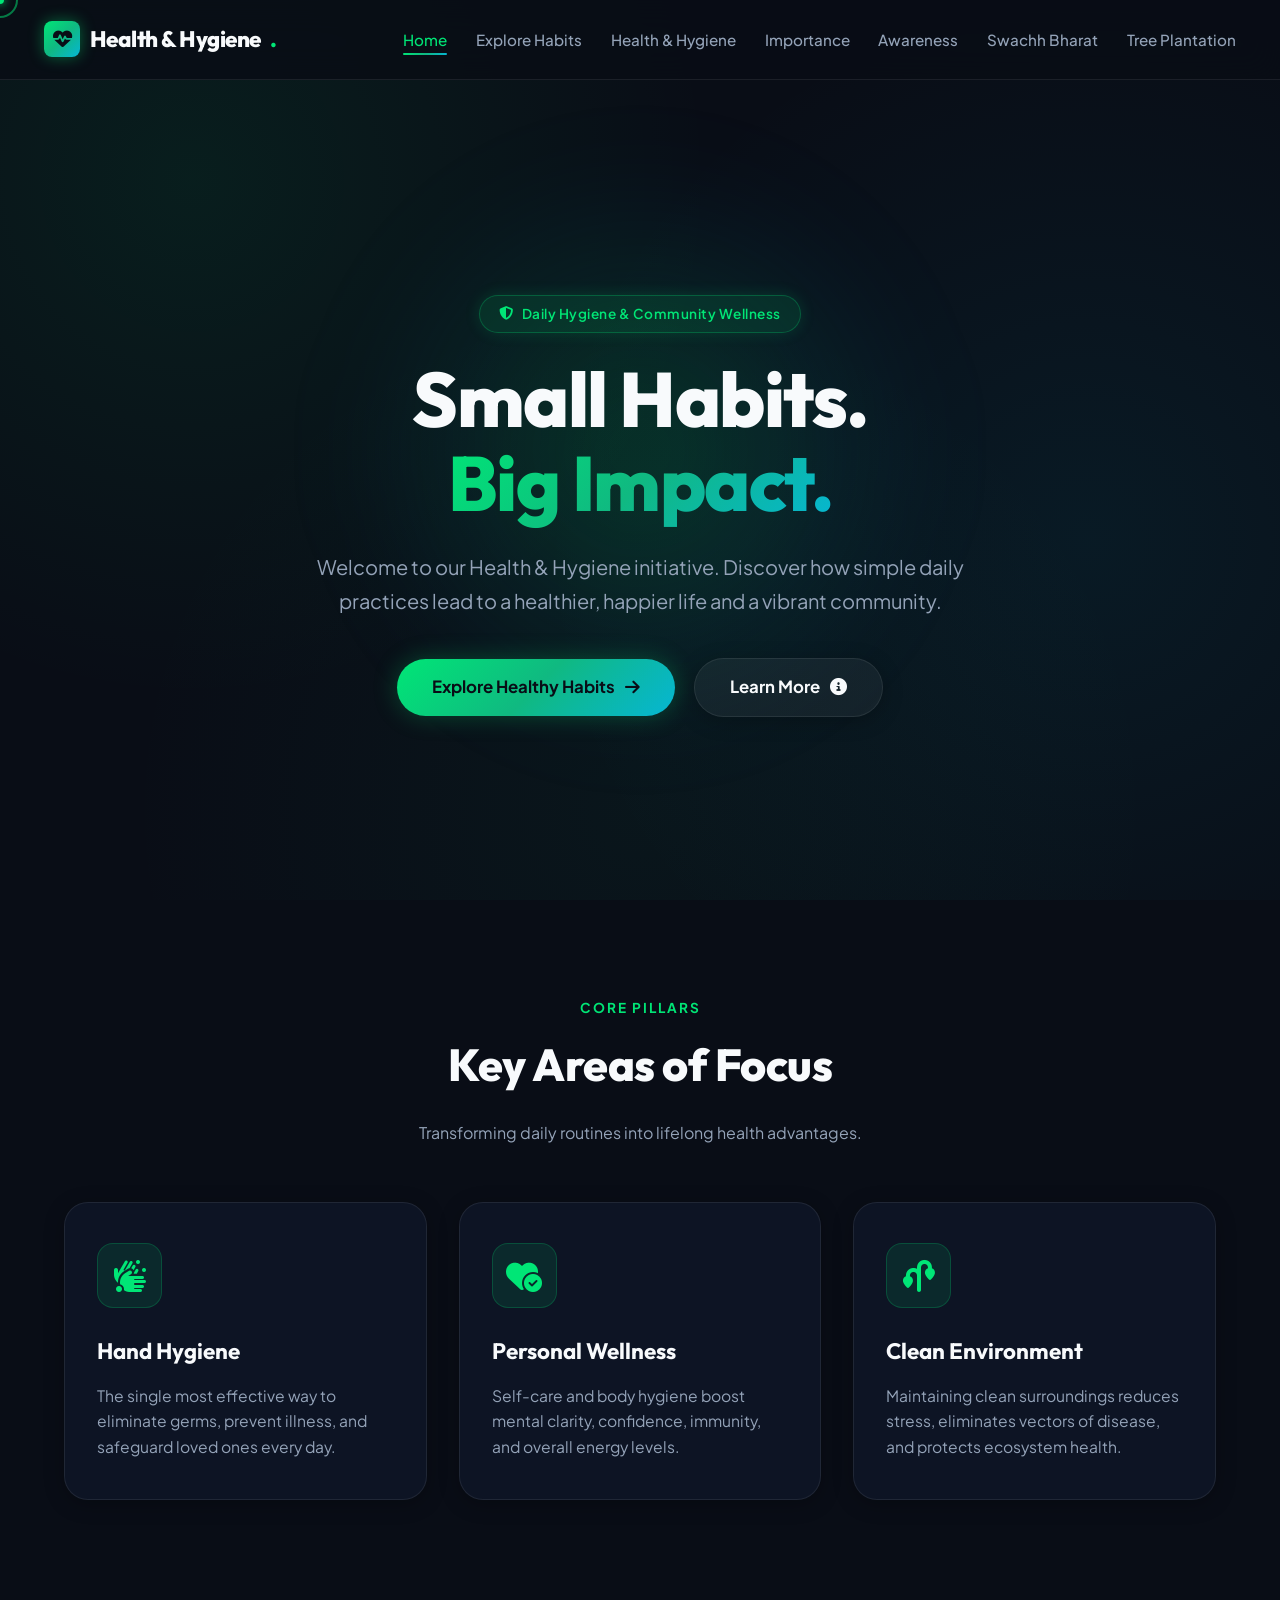
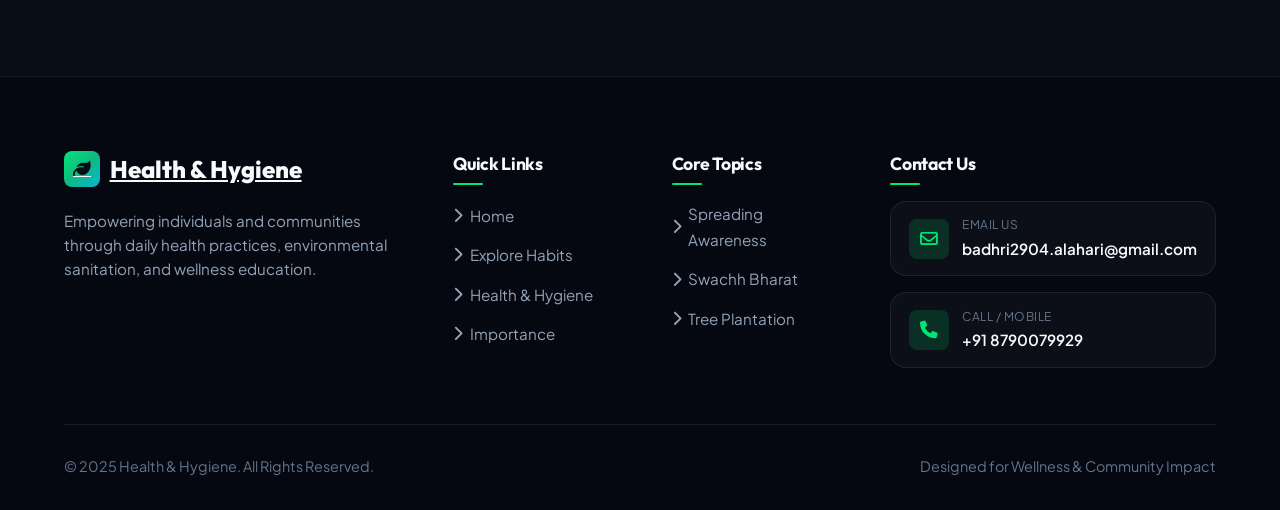
<file: index.html>
<!DOCTYPE html>
<html lang="en">

<head>
    <meta charset="UTF-8">
    <meta name="viewport" content="width=device-width, initial-scale=1.0">
    <title>Health & Hygiene | Small Habits, Big Impact</title>
    <link rel="stylesheet" href="main.css">
    <link rel="stylesheet" href="https://cdnjs.cloudflare.com/ajax/libs/font-awesome/6.5.2/css/all.min.css">
</head>

<body>

    <div class="cursor-dot"></div>
    <div class="cursor-outline"></div>
    <div class="progress-bar"></div>

    <!-- Navigation Bar -->
    <nav class="navbar">
        <div class="nav-container">
            <a href="index.html" class="nav-logo">
                <div class="logo-icon"><i class="fa-solid fa-heart-pulse"></i></div>
                Health & Hygiene<span>.</span>
            </a>
            <button class="nav-toggle" aria-label="Toggle navigation">
                <i class="fa-solid fa-bars"></i>
            </button>
            <ul class="nav-menu">
                <li><a href="index.html" class="nav-link active">Home</a></li>
                <li><a href="index2.html" class="nav-link">Explore Habits</a></li>
                <li><a href="index1.html" class="nav-link">Health & Hygiene</a></li>
                <li><a href="index2-1.html" class="nav-link">Importance</a></li>
                <li><a href="index3.html" class="nav-link">Awareness</a></li>
                <li><a href="index4.html" class="nav-link">Swachh Bharat</a></li>
                <li><a href="index5.html" class="nav-link">Tree Plantation</a></li>
            </ul>
        </div>
    </nav>

    <main>
        <!-- Hero Section -->
        <section class="hero">
            <div class="hero-bg-glow"></div>
            <div class="hero-content">
                <div class="hero-badge anim-load" style="--delay: 0.1s;">
                    <i class="fa-solid fa-shield-halved"></i> Daily Hygiene & Community Wellness
                </div>
                <h1 class="anim-load" style="--delay: 0.3s;">
                    Small Habits. <br><span class="gradient-text">Big Impact.</span>
                </h1>
                <p class="anim-load" style="--delay: 0.5s;">
                    Welcome to our Health & Hygiene initiative. Discover how simple daily practices lead to a healthier, happier life and a vibrant community.
                </p>
                <div class="hero-actions anim-load" style="--delay: 0.7s;">
                    <a href="index2.html" class="cta-button">
                        Explore Healthy Habits <i class="fa-solid fa-arrow-right"></i>
                    </a>
                    <a href="index1.html" class="cta-button secondary-btn">
                        Learn More <i class="fa-solid fa-circle-info"></i>
                    </a>
                </div>
            </div>
        </section>

        <!-- Features Grid Section -->
        <section id="features" class="features-section">
            <div class="container">
                <div class="section-header">
                    <span class="section-tag">Core Pillars</span>
                    <h2 class="section-title">Key Areas of Focus</h2>
                    <p style="color: var(--text-muted);">Transforming daily routines into lifelong health advantages.</p>
                </div>

                <div class="features-grid">

                    <div class="feature-card">
                        <div class="feature-icon">
                            <i class="fa-solid fa-hands-bubbles"></i>
                        </div>
                        <h3>Hand Hygiene</h3>
                        <p>The single most effective way to eliminate germs, prevent illness, and safeguard loved ones every day.</p>
                    </div>

                    <div class="feature-card">
                        <div class="feature-icon">
                            <i class="fa-solid fa-heart-circle-check"></i>
                        </div>
                        <h3>Personal Wellness</h3>
                        <p>Self-care and body hygiene boost mental clarity, confidence, immunity, and overall energy levels.</p>
                    </div>

                    <div class="feature-card">
                        <div class="feature-icon">
                            <i class="fa-solid fa-plant-wilt"></i>
                        </div>
                        <h3>Clean Environment</h3>
                        <p>Maintaining clean surroundings reduces stress, eliminates vectors of disease, and protects ecosystem health.</p>
                    </div>

                </div>
            </div>
        </section>
    </main>

    <!-- Master Footer -->
    <footer class="site-footer">
        <div class="container">
            <div class="footer-grid">
                <div class="footer-brand">
                    <a href="index.html" class="brand-logo">
                        <div class="logo-icon"><i class="fa-solid fa-leaf"></i></div>
                        Health & Hygiene
                    </a>
                    <p>Empowering individuals and communities through daily health practices, environmental sanitation, and wellness education.</p>
                </div>

                <div class="footer-column">
                    <h4>Quick Links</h4>
                    <ul class="footer-links">
                        <li><a href="index.html"><i class="fa-solid fa-chevron-right"></i> Home</a></li>
                        <li><a href="index2.html"><i class="fa-solid fa-chevron-right"></i> Explore Habits</a></li>
                        <li><a href="index1.html"><i class="fa-solid fa-chevron-right"></i> Health & Hygiene</a></li>
                        <li><a href="index2-1.html"><i class="fa-solid fa-chevron-right"></i> Importance</a></li>
                    </ul>
                </div>

                <div class="footer-column">
                    <h4>Core Topics</h4>
                    <ul class="footer-links">
                        <li><a href="index3.html"><i class="fa-solid fa-chevron-right"></i> Spreading Awareness</a></li>
                        <li><a href="index4.html"><i class="fa-solid fa-chevron-right"></i> Swachh Bharat</a></li>
                        <li><a href="index5.html"><i class="fa-solid fa-chevron-right"></i> Tree Plantation</a></li>
                    </ul>
                </div>

                <div class="footer-column">
                    <h4>Contact Us</h4>
                    <div class="contact-badge-list">
                        <a href="mailto:badhri2904.alahari@gmail.com" class="contact-badge">
                            <div class="icon-box"><i class="fa-regular fa-envelope"></i></div>
                            <div class="info-text">
                                <span class="info-label">Email Us</span>
                                <span class="info-value">badhri2904.alahari@gmail.com</span>
                            </div>
                        </a>
                        <a href="tel:+918790079929" class="contact-badge">
                            <div class="icon-box"><i class="fa-solid fa-phone"></i></div>
                            <div class="info-text">
                                <span class="info-label">Call / Mobile</span>
                                <span class="info-value">+91 8790079929</span>
                            </div>
                        </a>
                    </div>
                </div>
            </div>

            <div class="footer-bottom">
                <p>&copy; 2025 Health & Hygiene. All Rights Reserved.</p>
                <p>Designed for Wellness & Community Impact</p>
            </div>
        </div>
    </footer>

    <script src="script.js"></script>
</body>

</html>
</file>
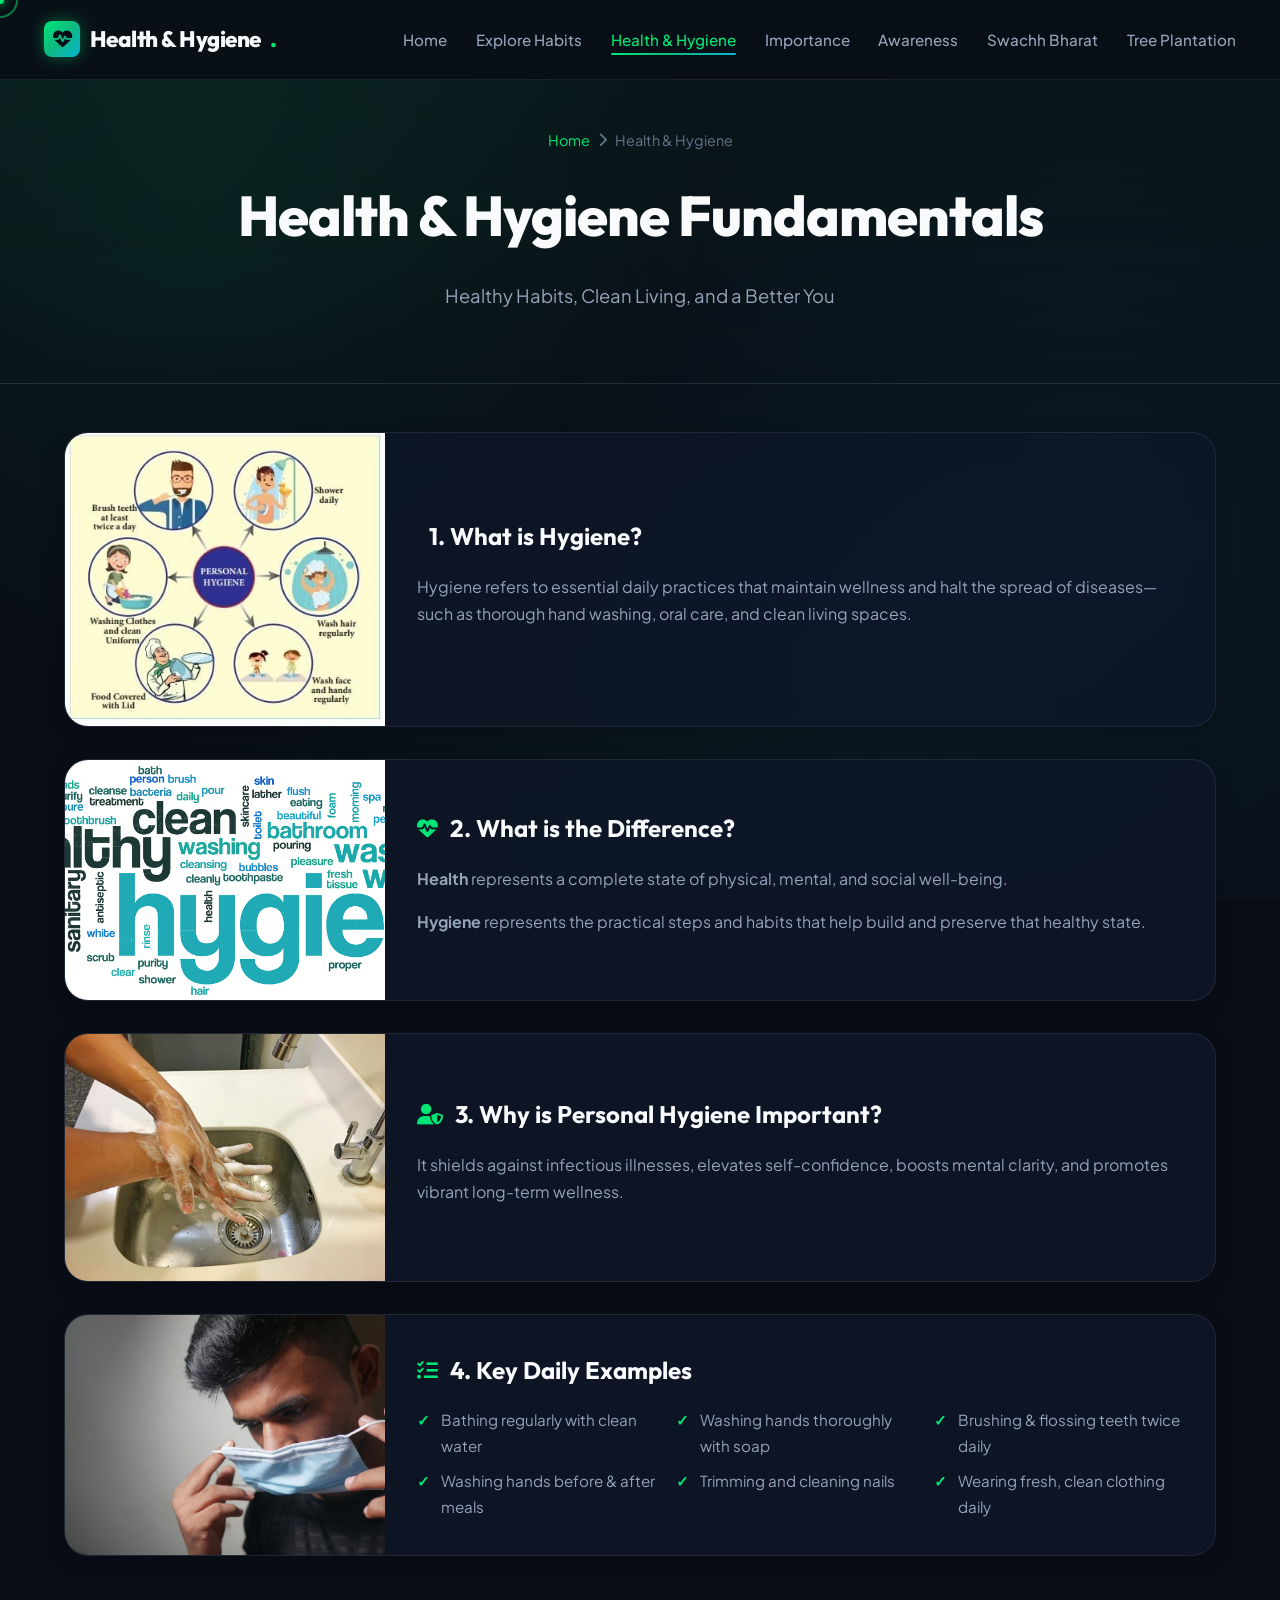
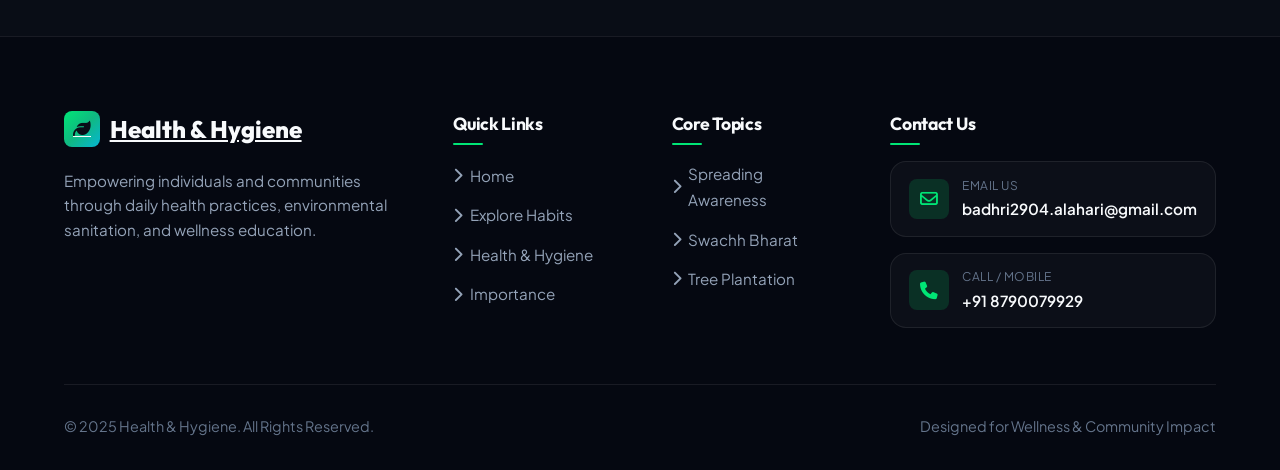
<file: index1.html>
<!DOCTYPE html>
<html lang="en">

<head>
    <meta charset="UTF-8">
    <meta name="viewport" content="width=device-width, initial-scale=1.0">
    <title>Health & Hygiene Fundamentals</title>
    <link rel="stylesheet" href="main.css">
    <link rel="stylesheet" href="https://cdnjs.cloudflare.com/ajax/libs/font-awesome/6.5.2/css/all.min.css">
</head>

<body>

    <div class="cursor-dot"></div>
    <div class="cursor-outline"></div>
    <div class="progress-bar"></div>

    <!-- Navigation Bar -->
    <nav class="navbar">
        <div class="nav-container">
            <a href="index.html" class="nav-logo">
                <div class="logo-icon"><i class="fa-solid fa-heart-pulse"></i></div>
                Health & Hygiene<span>.</span>
            </a>
            <button class="nav-toggle" aria-label="Toggle navigation">
                <i class="fa-solid fa-bars"></i>
            </button>
            <ul class="nav-menu">
                <li><a href="index.html" class="nav-link">Home</a></li>
                <li><a href="index2.html" class="nav-link">Explore Habits</a></li>
                <li><a href="index1.html" class="nav-link active">Health & Hygiene</a></li>
                <li><a href="index2-1.html" class="nav-link">Importance</a></li>
                <li><a href="index3.html" class="nav-link">Awareness</a></li>
                <li><a href="index4.html" class="nav-link">Swachh Bharat</a></li>
                <li><a href="index5.html" class="nav-link">Tree Plantation</a></li>
            </ul>
        </div>
    </nav>

    <!-- Page Header -->
    <header class="page-hero">
        <div class="container">
            <div class="breadcrumb-nav">
                <a href="index.html">Home</a> <i class="fa-solid fa-chevron-right"></i> <span>Health & Hygiene</span>
            </div>
            <h1 style="margin-top: 1rem;">Health & Hygiene Fundamentals</h1>
            <p>Healthy Habits, Clean Living, and a Better You</p>
        </div>
    </header>

    <main class="container">
        <div class="detail-grid">

            <div class="detail-card">
                <div class="detail-image-box">
                    <img src="health1.jpg" alt="Person washing hands">
                </div>
                <div class="detail-card-content">
                    <h3><i class="fa-solid fa-hands-sparkles"></i> 1. What is Hygiene?</h3>
                    <p>Hygiene refers to essential daily practices that maintain wellness and halt the spread of diseases—such as thorough hand washing, oral care, and clean living spaces.</p>
                </div>
            </div>

            <div class="detail-card">
                <div class="detail-image-box">
                    <img src="health2.png" alt="Healthy lifestyle collage">
                </div>
                <div class="detail-card-content">
                    <h3><i class="fa-solid fa-heart-pulse"></i> 2. What is the Difference?</h3>
                    <p><strong>Health</strong> represents a complete state of physical, mental, and social well-being.</p>
                    <p><strong>Hygiene</strong> represents the practical steps and habits that help build and preserve that healthy state.</p>
                </div>
            </div>

            <div class="detail-card">
                <div class="detail-image-box">
                    <img src="12.jpg" alt="Person feeling confident">
                </div>
                <div class="detail-card-content">
                    <h3><i class="fa-solid fa-user-shield"></i> 3. Why is Personal Hygiene Important?</h3>
                    <p>It shields against infectious illnesses, elevates self-confidence, boosts mental clarity, and promotes vibrant long-term wellness.</p>
                </div>
            </div>

            <div class="detail-card">
                <div class="detail-image-box">
                    <img src="mask.jpg" alt="Person wearing clean mask">
                </div>
                <div class="detail-card-content">
                    <h3><i class="fa-solid fa-list-check"></i> 4. Key Daily Examples</h3>
                    <ul>
                        <li>Bathing regularly with clean water</li>
                        <li>Washing hands thoroughly with soap</li>
                        <li>Brushing & flossing teeth twice daily</li>
                        <li>Washing hands before & after meals</li>
                        <li>Trimming and cleaning nails</li>
                        <li>Wearing fresh, clean clothing daily</li>
                    </ul>
                </div>
            </div>

        </div>
    </main>

    <!-- Master Footer -->
    <footer class="site-footer">
        <div class="container">
            <div class="footer-grid">
                <div class="footer-brand">
                    <a href="index.html" class="brand-logo">
                        <div class="logo-icon"><i class="fa-solid fa-leaf"></i></div>
                        Health & Hygiene
                    </a>
                    <p>Empowering individuals and communities through daily health practices, environmental sanitation, and wellness education.</p>
                </div>

                <div class="footer-column">
                    <h4>Quick Links</h4>
                    <ul class="footer-links">
                        <li><a href="index.html"><i class="fa-solid fa-chevron-right"></i> Home</a></li>
                        <li><a href="index2.html"><i class="fa-solid fa-chevron-right"></i> Explore Habits</a></li>
                        <li><a href="index1.html"><i class="fa-solid fa-chevron-right"></i> Health & Hygiene</a></li>
                        <li><a href="index2-1.html"><i class="fa-solid fa-chevron-right"></i> Importance</a></li>
                    </ul>
                </div>

                <div class="footer-column">
                    <h4>Core Topics</h4>
                    <ul class="footer-links">
                        <li><a href="index3.html"><i class="fa-solid fa-chevron-right"></i> Spreading Awareness</a></li>
                        <li><a href="index4.html"><i class="fa-solid fa-chevron-right"></i> Swachh Bharat</a></li>
                        <li><a href="index5.html"><i class="fa-solid fa-chevron-right"></i> Tree Plantation</a></li>
                    </ul>
                </div>

                <div class="footer-column">
                    <h4>Contact Us</h4>
                    <div class="contact-badge-list">
                        <a href="mailto:badhri2904.alahari@gmail.com" class="contact-badge">
                            <div class="icon-box"><i class="fa-regular fa-envelope"></i></div>
                            <div class="info-text">
                                <span class="info-label">Email Us</span>
                                <span class="info-value">badhri2904.alahari@gmail.com</span>
                            </div>
                        </a>
                        <a href="tel:+918790079929" class="contact-badge">
                            <div class="icon-box"><i class="fa-solid fa-phone"></i></div>
                            <div class="info-text">
                                <span class="info-label">Call / Mobile</span>
                                <span class="info-value">+91 8790079929</span>
                            </div>
                        </a>
                    </div>
                </div>
            </div>

            <div class="footer-bottom">
                <p>&copy; 2025 Health & Hygiene. All Rights Reserved.</p>
                <p>Designed for Wellness & Community Impact</p>
            </div>
        </div>
    </footer>

    <script src="script.js"></script>
</body>

</html>
</file>
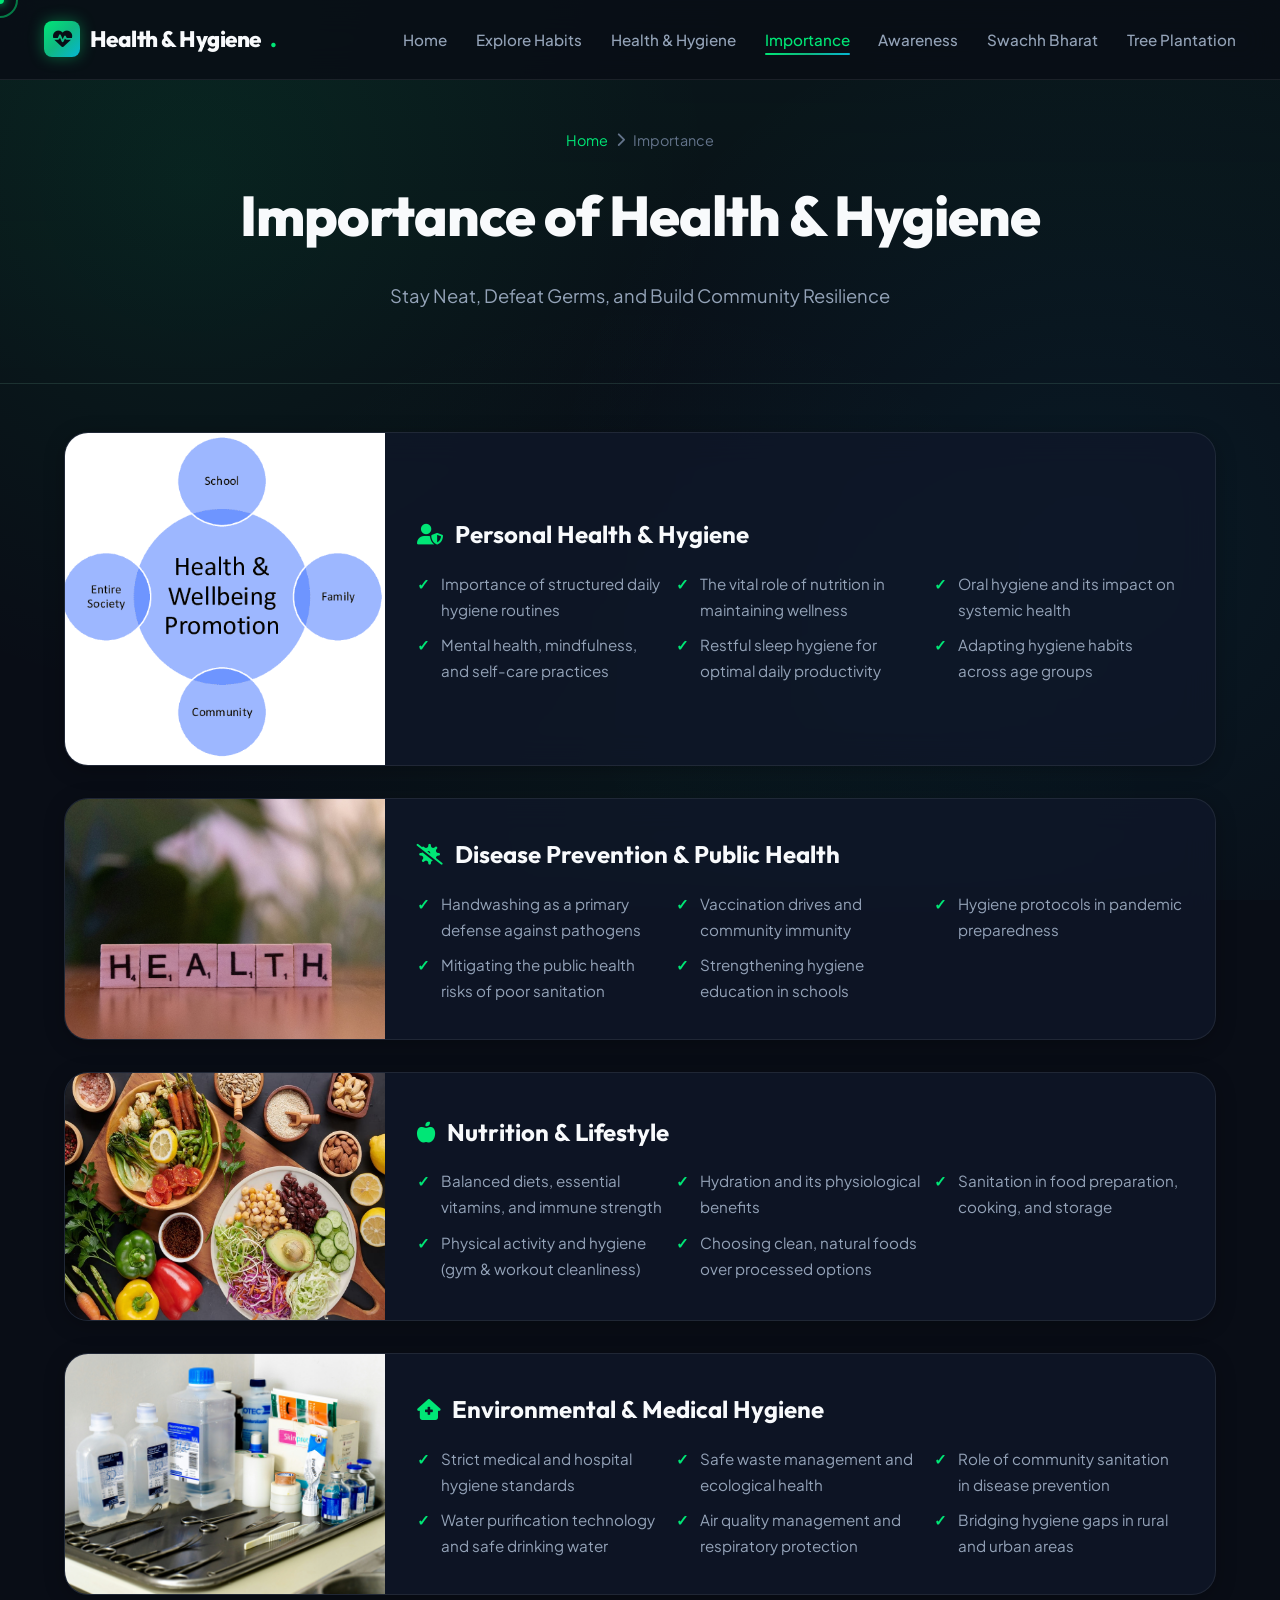
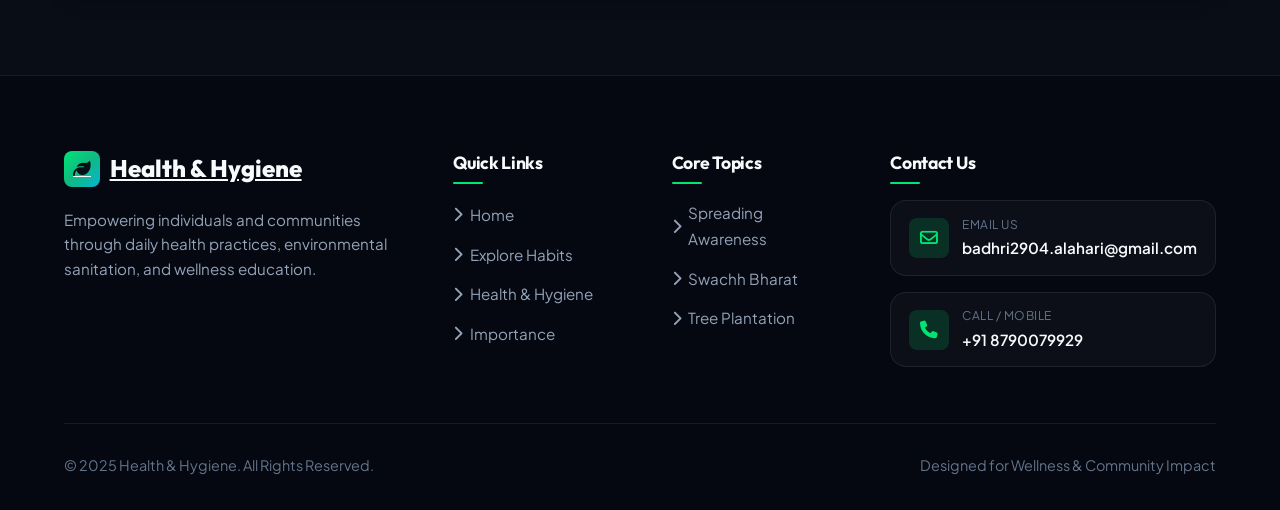
<file: index2-1.html>
<!DOCTYPE html>
<html lang="en">

<head>
    <meta charset="UTF-8">
    <meta name="viewport" content="width=device-width, initial-scale=1.0">
    <title>Importance of Health & Hygiene</title>
    <link rel="stylesheet" href="main.css">
    <link rel="stylesheet" href="https://cdnjs.cloudflare.com/ajax/libs/font-awesome/6.5.2/css/all.min.css">
</head>

<body>

    <div class="cursor-dot"></div>
    <div class="cursor-outline"></div>
    <div class="progress-bar"></div>

    <!-- Navigation Bar -->
    <nav class="navbar">
        <div class="nav-container">
            <a href="index.html" class="nav-logo">
                <div class="logo-icon"><i class="fa-solid fa-heart-pulse"></i></div>
                Health & Hygiene<span>.</span>
            </a>
            <button class="nav-toggle" aria-label="Toggle navigation">
                <i class="fa-solid fa-bars"></i>
            </button>
            <ul class="nav-menu">
                <li><a href="index.html" class="nav-link">Home</a></li>
                <li><a href="index2.html" class="nav-link">Explore Habits</a></li>
                <li><a href="index1.html" class="nav-link">Health & Hygiene</a></li>
                <li><a href="index2-1.html" class="nav-link active">Importance</a></li>
                <li><a href="index3.html" class="nav-link">Awareness</a></li>
                <li><a href="index4.html" class="nav-link">Swachh Bharat</a></li>
                <li><a href="index5.html" class="nav-link">Tree Plantation</a></li>
            </ul>
        </div>
    </nav>

    <!-- Page Header -->
    <header class="page-hero">
        <div class="container">
            <div class="breadcrumb-nav">
                <a href="index.html">Home</a> <i class="fa-solid fa-chevron-right"></i> <span>Importance</span>
            </div>
            <h1 style="margin-top: 1rem;">Importance of Health & Hygiene</h1>
            <p>Stay Neat, Defeat Germs, and Build Community Resilience</p>
        </div>
    </header>

    <main class="container">
        <div class="detail-grid">

            <div class="detail-card">
                <div class="detail-image-box">
                    <img src="web.png" alt="Personal Health and Hygiene">
                </div>
                <div class="detail-card-content">
                    <h3><i class="fa-solid fa-user-shield"></i> Personal Health & Hygiene</h3>
                    <ul>
                        <li>Importance of structured daily hygiene routines</li>
                        <li>The vital role of nutrition in maintaining wellness</li>
                        <li>Oral hygiene and its impact on systemic health</li>
                        <li>Mental health, mindfulness, and self-care practices</li>
                        <li>Restful sleep hygiene for optimal daily productivity</li>
                        <li>Adapting hygiene habits across age groups</li>
                    </ul>
                </div>
            </div>

            <div class="detail-card">
                <div class="detail-image-box">
                    <img src="health.jpg" alt="Disease Prevention & Public Health">
                </div>
                <div class="detail-card-content">
                    <h3><i class="fa-solid fa-virus-slash"></i> Disease Prevention & Public Health</h3>
                    <ul>
                        <li>Handwashing as a primary defense against pathogens</li>
                        <li>Vaccination drives and community immunity</li>
                        <li>Hygiene protocols in pandemic preparedness</li>
                        <li>Mitigating the public health risks of poor sanitation</li>
                        <li>Strengthening hygiene education in schools</li>
                    </ul>
                </div>
            </div>

            <div class="detail-card">
                <div class="detail-image-box">
                    <img src="nuturation.jpg" alt="Nutrition & Healthy Lifestyle">
                </div>
                <div class="detail-card-content">
                    <h3><i class="fa-solid fa-apple-whole"></i> Nutrition & Lifestyle</h3>
                    <ul>
                        <li>Balanced diets, essential vitamins, and immune strength</li>
                        <li>Hydration and its physiological benefits</li>
                        <li>Sanitation in food preparation, cooking, and storage</li>
                        <li>Physical activity and hygiene (gym & workout cleanliness)</li>
                        <li>Choosing clean, natural foods over processed options</li>
                    </ul>
                </div>
            </div>

            <div class="detail-card">
                <div class="detail-image-box">
                    <img src="medical.jpg" alt="Environmental & Medical Hygiene">
                </div>
                <div class="detail-card-content">
                    <h3><i class="fa-solid fa-house-medical"></i> Environmental & Medical Hygiene</h3>
                    <ul>
                        <li>Strict medical and hospital hygiene standards</li>
                        <li>Safe waste management and ecological health</li>
                        <li>Role of community sanitation in disease prevention</li>
                        <li>Water purification technology and safe drinking water</li>
                        <li>Air quality management and respiratory protection</li>
                        <li>Bridging hygiene gaps in rural and urban areas</li>
                    </ul>
                </div>
            </div>

        </div>
    </main>

    <!-- Master Footer -->
    <footer class="site-footer">
        <div class="container">
            <div class="footer-grid">
                <div class="footer-brand">
                    <a href="index.html" class="brand-logo">
                        <div class="logo-icon"><i class="fa-solid fa-leaf"></i></div>
                        Health & Hygiene
                    </a>
                    <p>Empowering individuals and communities through daily health practices, environmental sanitation, and wellness education.</p>
                </div>

                <div class="footer-column">
                    <h4>Quick Links</h4>
                    <ul class="footer-links">
                        <li><a href="index.html"><i class="fa-solid fa-chevron-right"></i> Home</a></li>
                        <li><a href="index2.html"><i class="fa-solid fa-chevron-right"></i> Explore Habits</a></li>
                        <li><a href="index1.html"><i class="fa-solid fa-chevron-right"></i> Health & Hygiene</a></li>
                        <li><a href="index2-1.html"><i class="fa-solid fa-chevron-right"></i> Importance</a></li>
                    </ul>
                </div>

                <div class="footer-column">
                    <h4>Core Topics</h4>
                    <ul class="footer-links">
                        <li><a href="index3.html"><i class="fa-solid fa-chevron-right"></i> Spreading Awareness</a></li>
                        <li><a href="index4.html"><i class="fa-solid fa-chevron-right"></i> Swachh Bharat</a></li>
                        <li><a href="index5.html"><i class="fa-solid fa-chevron-right"></i> Tree Plantation</a></li>
                    </ul>
                </div>

                <div class="footer-column">
                    <h4>Contact Us</h4>
                    <div class="contact-badge-list">
                        <a href="mailto:badhri2904.alahari@gmail.com" class="contact-badge">
                            <div class="icon-box"><i class="fa-regular fa-envelope"></i></div>
                            <div class="info-text">
                                <span class="info-label">Email Us</span>
                                <span class="info-value">badhri2904.alahari@gmail.com</span>
                            </div>
                        </a>
                        <a href="tel:+918790079929" class="contact-badge">
                            <div class="icon-box"><i class="fa-solid fa-phone"></i></div>
                            <div class="info-text">
                                <span class="info-label">Call / Mobile</span>
                                <span class="info-value">+91 8790079929</span>
                            </div>
                        </a>
                    </div>
                </div>
            </div>

            <div class="footer-bottom">
                <p>&copy; 2025 Health & Hygiene. All Rights Reserved.</p>
                <p>Designed for Wellness & Community Impact</p>
            </div>
        </div>
    </footer>

    <script src="script.js"></script>
</body>

</html>
</file>
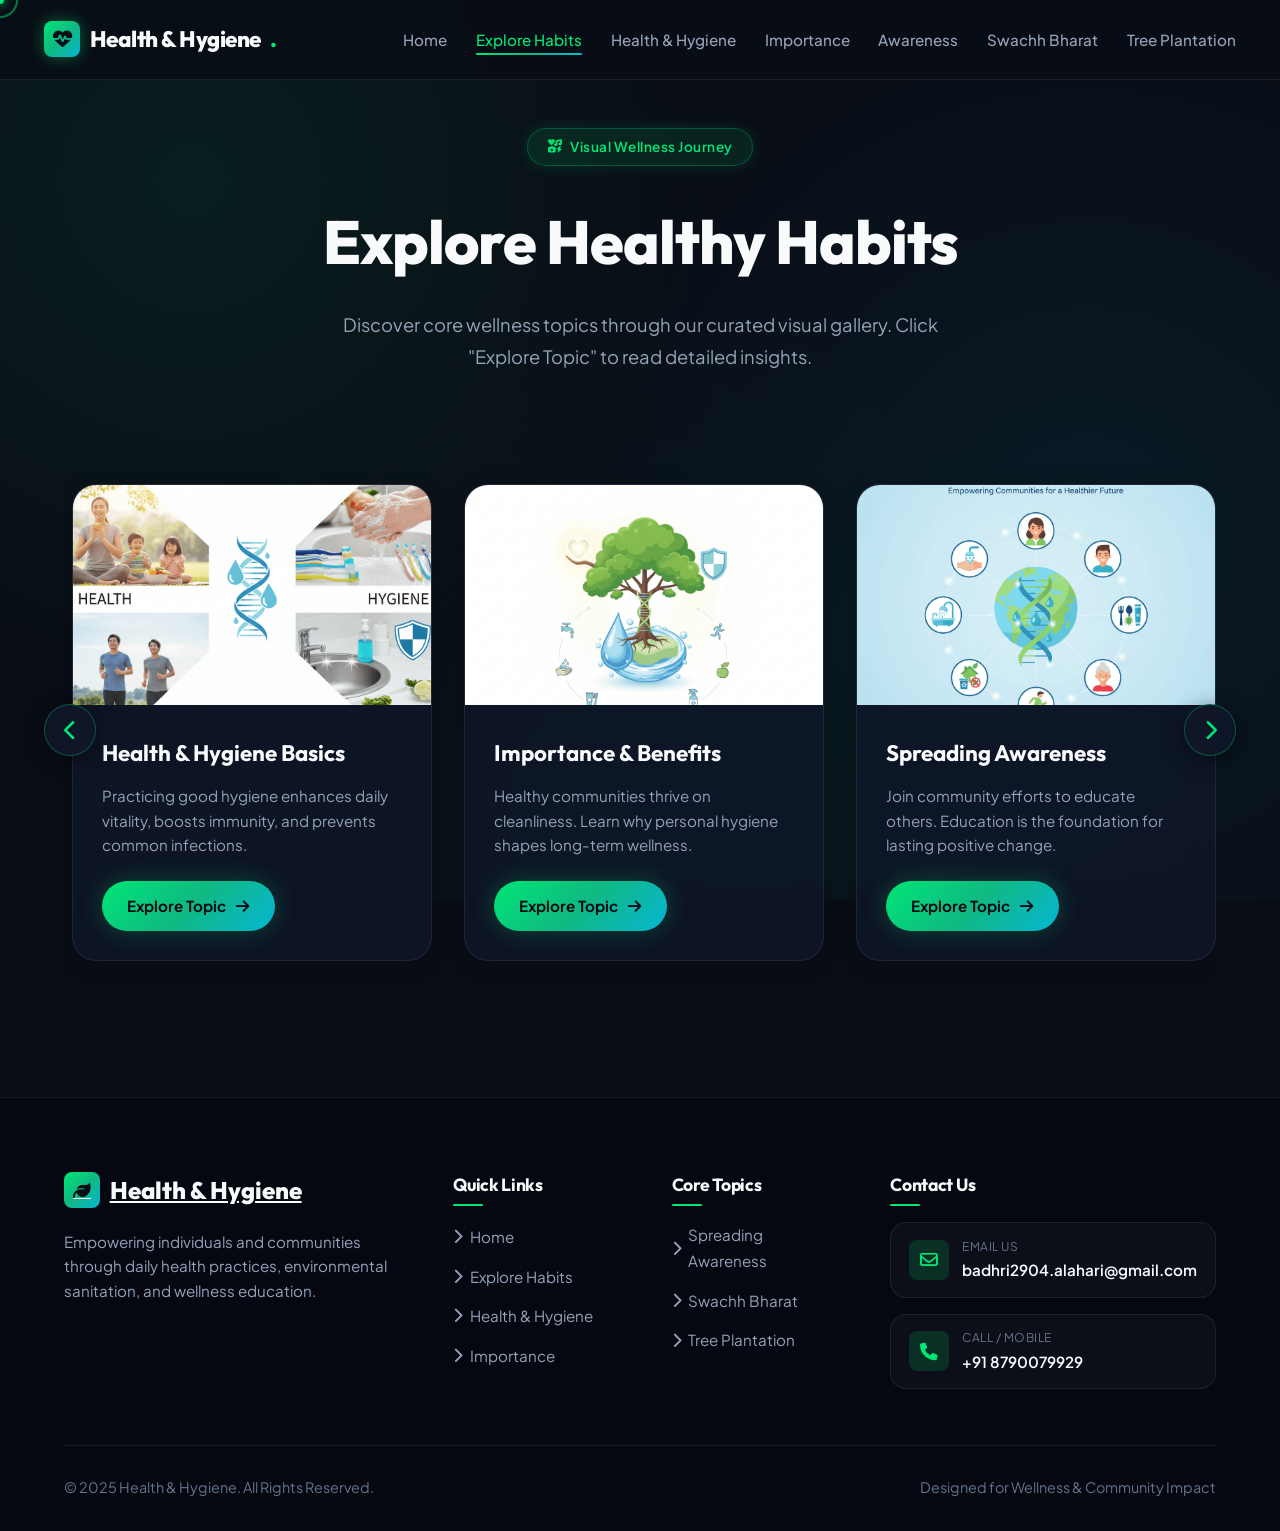
<file: index2.html>
<!DOCTYPE html>
<html lang="en">

<head>
    <meta charset="UTF-8">
    <meta name="viewport" content="width=device-width, initial-scale=1.0">
    <title>Explore Healthy Habits | Health & Hygiene</title>
    <link rel="stylesheet" href="index2.css">
    <link rel="stylesheet" href="https://cdnjs.cloudflare.com/ajax/libs/font-awesome/6.5.2/css/all.min.css">
</head>

<body>

    <div class="cursor-dot"></div>
    <div class="cursor-outline"></div>
    <div class="progress-bar"></div>

    <!-- Navigation Bar -->
    <nav class="navbar">
        <div class="nav-container">
            <a href="index.html" class="nav-logo">
                <div class="logo-icon"><i class="fa-solid fa-heart-pulse"></i></div>
                Health & Hygiene<span>.</span>
            </a>
            <button class="nav-toggle" aria-label="Toggle navigation">
                <i class="fa-solid fa-bars"></i>
            </button>
            <ul class="nav-menu">
                <li><a href="index.html" class="nav-link">Home</a></li>
                <li><a href="index2.html" class="nav-link active">Explore Habits</a></li>
                <li><a href="index1.html" class="nav-link">Health & Hygiene</a></li>
                <li><a href="index2-1.html" class="nav-link">Importance</a></li>
                <li><a href="index3.html" class="nav-link">Awareness</a></li>
                <li><a href="index4.html" class="nav-link">Swachh Bharat</a></li>
                <li><a href="index5.html" class="nav-link">Tree Plantation</a></li>
            </ul>
        </div>
    </nav>

    <main class="container">
        <!-- Header -->
        <header class="gallery-page-header">
            <div class="hero-badge"><i class="fa-solid fa-icons"></i> Visual Wellness Journey</div>
            <h1>Explore Healthy Habits</h1>
            <p>Discover core wellness topics through our curated visual gallery. Click "Explore Topic" to read detailed insights.</p>
        </header>

        <!-- Scroller Gallery Container -->
        <div class="scroller-wrapper">
            <button id="prevBtn" class="scroller-nav-btn prev" aria-label="Previous"><i class="fa-solid fa-chevron-left"></i></button>
            
            <div class="image-scroller">

                <div class="scroll-item">
                    <div class="img-container">
                        <img src="healthandhygiene.png" alt="Health & Hygiene Practices">
                    </div>
                    <div class="item-content">
                        <h3>Health & Hygiene Basics</h3>
                        <p>Practicing good hygiene enhances daily vitality, boosts immunity, and prevents common infections.</p>
                        <a href="index1.html" class="cta-button">Explore Topic <i class="fa-solid fa-arrow-right"></i></a>
                    </div>
                </div>

                <div class="scroll-item">
                    <div class="img-container">
                        <img src="imp.png" alt="Importance of Health and Hygiene">
                    </div>
                    <div class="item-content">
                        <h3>Importance & Benefits</h3>
                        <p>Healthy communities thrive on cleanliness. Learn why personal hygiene shapes long-term wellness.</p>
                        <a href="index2-1.html" class="cta-button">Explore Topic <i class="fa-solid fa-arrow-right"></i></a>
                    </div>
                </div>

                <div class="scroll-item">
                    <div class="img-container">
                        <img src="spread.png" alt="Spreading Awareness">
                    </div>
                    <div class="item-content">
                        <h3>Spreading Awareness</h3>
                        <p>Join community efforts to educate others. Education is the foundation for lasting positive change.</p>
                        <a href="index3.html" class="cta-button">Explore Topic <i class="fa-solid fa-arrow-right"></i></a>
                    </div>
                </div>

                <div class="scroll-item">
                    <div class="img-container">
                        <img src="swatch.png" alt="Swachh Bharat Abhiyan">
                    </div>
                    <div class="item-content">
                        <h3>Swachh Bharat Abhiyan</h3>
                        <p>Environmental sanitation is a shared responsibility. Discover national initiatives transforming sanitation.</p>
                        <a href="index4.html" class="cta-button">Explore Topic <i class="fa-solid fa-arrow-right"></i></a>
                    </div>
                </div>

                <div class="scroll-item">
                    <div class="img-container">
                        <img src="treeplantation.png" alt="Tree Plantation Drive">
                    </div>
                    <div class="item-content">
                        <h3>Tree Plantation</h3>
                        <p>Trees purify air, combat pollution, and foster sustainable ecosystems for future generations.</p>
                        <a href="index5.html" class="cta-button">Explore Topic <i class="fa-solid fa-arrow-right"></i></a>
                    </div>
                </div>

            </div>

            <button id="nextBtn" class="scroller-nav-btn next" aria-label="Next"><i class="fa-solid fa-chevron-right"></i></button>
        </div>
    </main>

    <!-- Master Footer -->
    <footer class="site-footer">
        <div class="container">
            <div class="footer-grid">
                <div class="footer-brand">
                    <a href="index.html" class="brand-logo">
                        <div class="logo-icon"><i class="fa-solid fa-leaf"></i></div>
                        Health & Hygiene
                    </a>
                    <p>Empowering individuals and communities through daily health practices, environmental sanitation, and wellness education.</p>
                </div>

                <div class="footer-column">
                    <h4>Quick Links</h4>
                    <ul class="footer-links">
                        <li><a href="index.html"><i class="fa-solid fa-chevron-right"></i> Home</a></li>
                        <li><a href="index2.html"><i class="fa-solid fa-chevron-right"></i> Explore Habits</a></li>
                        <li><a href="index1.html"><i class="fa-solid fa-chevron-right"></i> Health & Hygiene</a></li>
                        <li><a href="index2-1.html"><i class="fa-solid fa-chevron-right"></i> Importance</a></li>
                    </ul>
                </div>

                <div class="footer-column">
                    <h4>Core Topics</h4>
                    <ul class="footer-links">
                        <li><a href="index3.html"><i class="fa-solid fa-chevron-right"></i> Spreading Awareness</a></li>
                        <li><a href="index4.html"><i class="fa-solid fa-chevron-right"></i> Swachh Bharat</a></li>
                        <li><a href="index5.html"><i class="fa-solid fa-chevron-right"></i> Tree Plantation</a></li>
                    </ul>
                </div>

                <div class="footer-column">
                    <h4>Contact Us</h4>
                    <div class="contact-badge-list">
                        <a href="mailto:badhri2904.alahari@gmail.com" class="contact-badge">
                            <div class="icon-box"><i class="fa-regular fa-envelope"></i></div>
                            <div class="info-text">
                                <span class="info-label">Email Us</span>
                                <span class="info-value">badhri2904.alahari@gmail.com</span>
                            </div>
                        </a>
                        <a href="tel:+918790079929" class="contact-badge">
                            <div class="icon-box"><i class="fa-solid fa-phone"></i></div>
                            <div class="info-text">
                                <span class="info-label">Call / Mobile</span>
                                <span class="info-value">+91 8790079929</span>
                            </div>
                        </a>
                    </div>
                </div>
            </div>

            <div class="footer-bottom">
                <p>&copy; 2025 Health & Hygiene. All Rights Reserved.</p>
                <p>Designed for Wellness & Community Impact</p>
            </div>
        </div>
    </footer>

    <script src="script.js"></script>
    <script src="index2.js"></script>
</body>

</html>
</file>
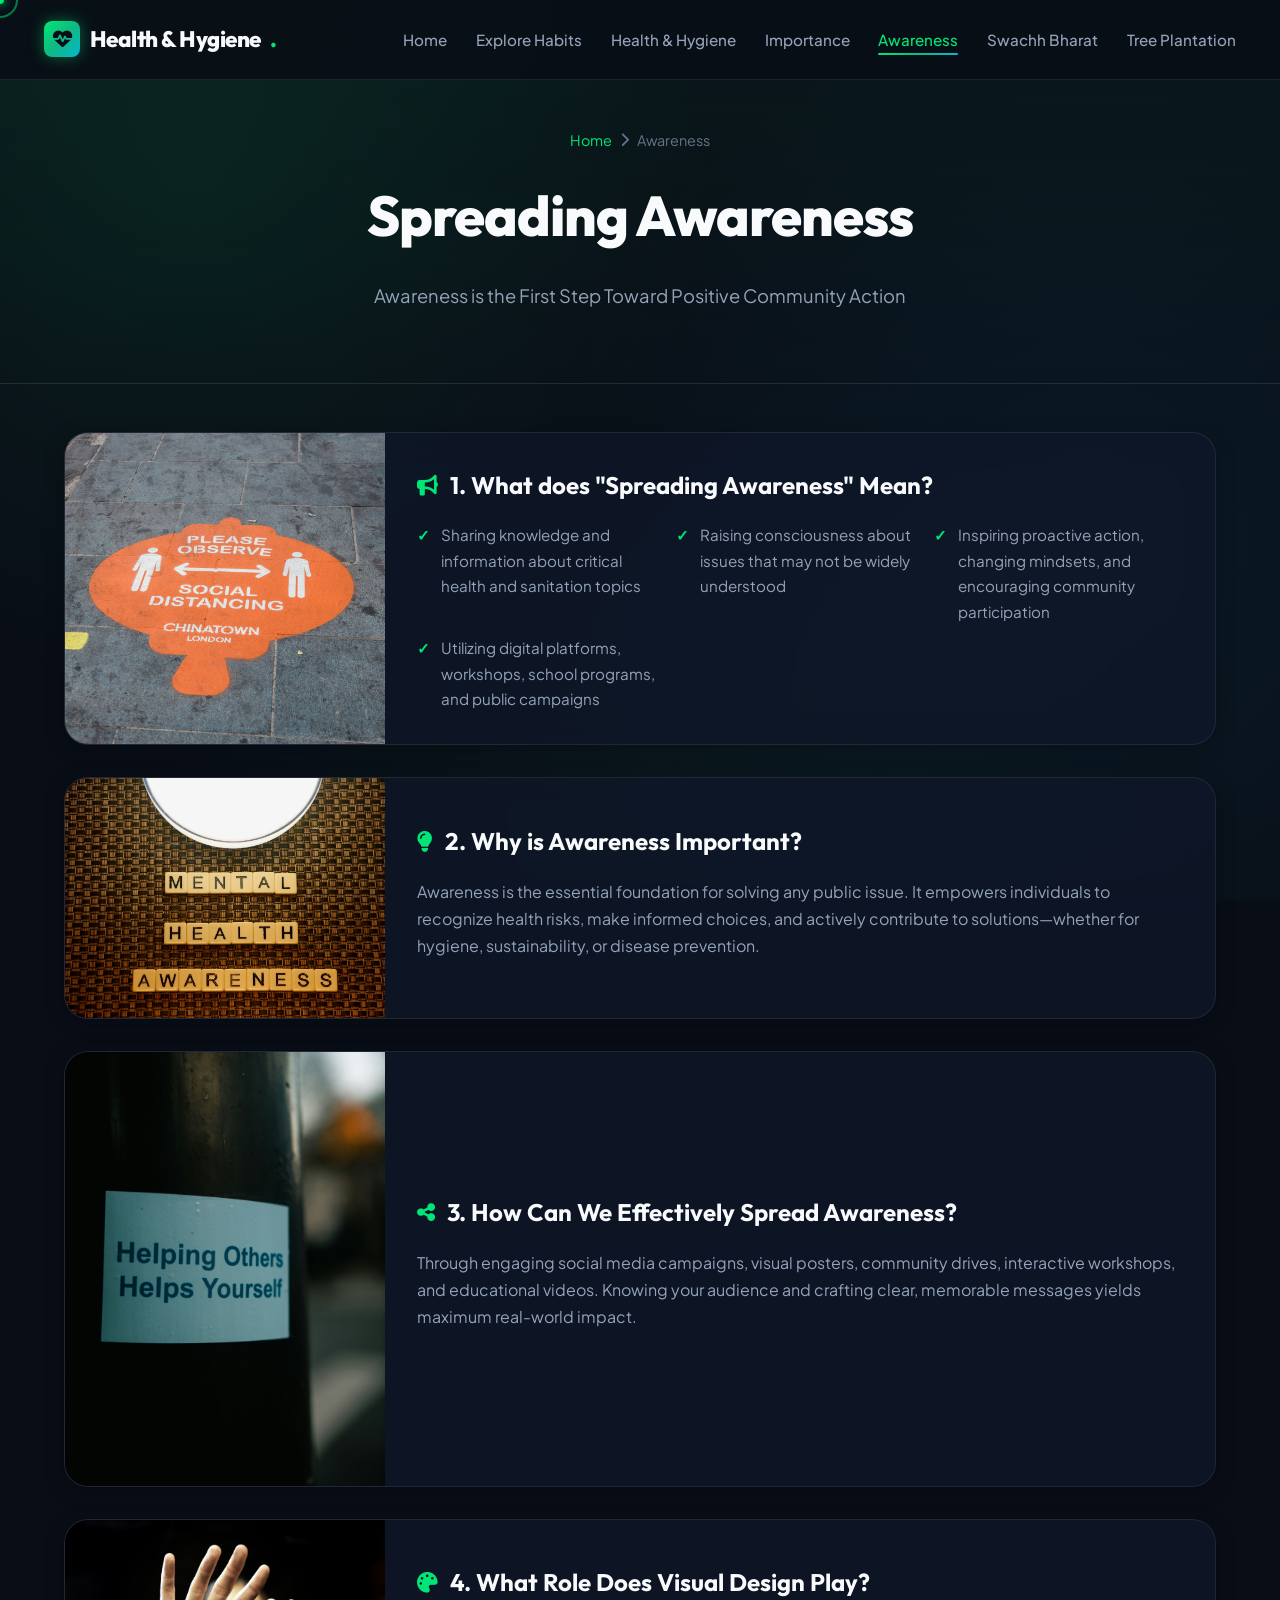
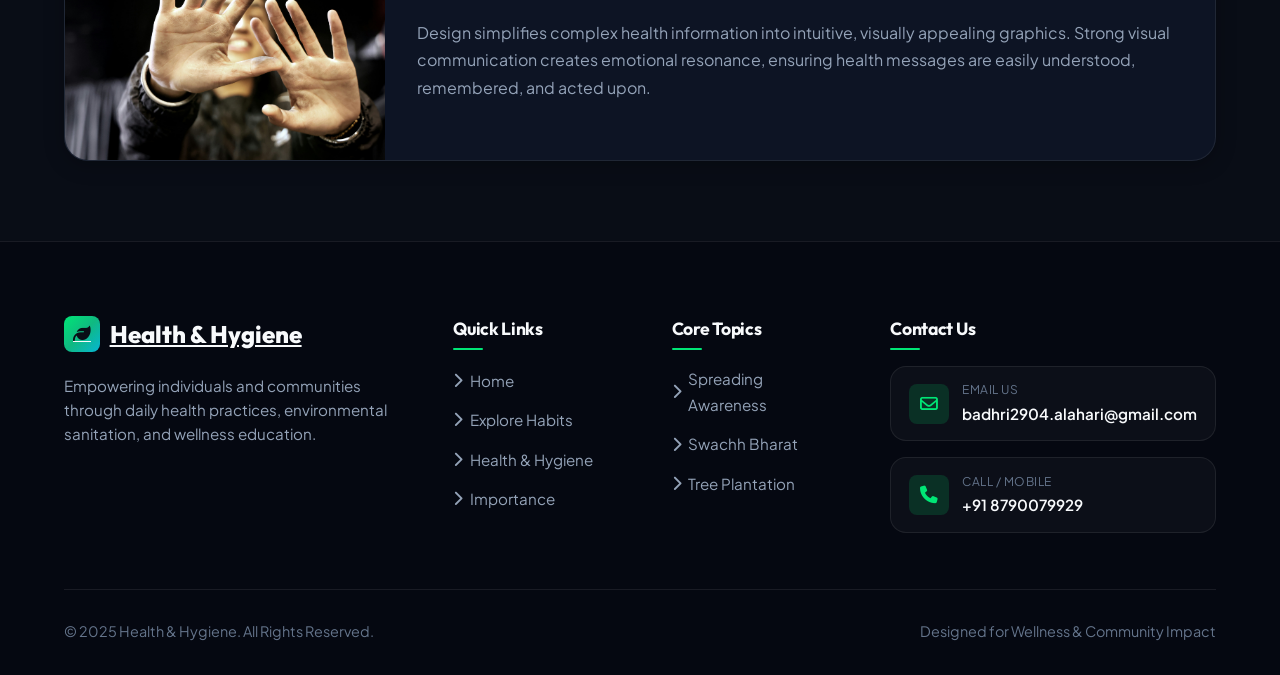
<file: index3.html>
<!DOCTYPE html>
<html lang="en">

<head>
    <meta charset="UTF-8">
    <meta name="viewport" content="width=device-width, initial-scale=1.0">
    <title>Spreading Awareness | Health & Hygiene</title>
    <link rel="stylesheet" href="main.css">
    <link rel="stylesheet" href="https://cdnjs.cloudflare.com/ajax/libs/font-awesome/6.5.2/css/all.min.css">
</head>

<body>

    <div class="cursor-dot"></div>
    <div class="cursor-outline"></div>
    <div class="progress-bar"></div>

    <!-- Navigation Bar -->
    <nav class="navbar">
        <div class="nav-container">
            <a href="index.html" class="nav-logo">
                <div class="logo-icon"><i class="fa-solid fa-heart-pulse"></i></div>
                Health & Hygiene<span>.</span>
            </a>
            <button class="nav-toggle" aria-label="Toggle navigation">
                <i class="fa-solid fa-bars"></i>
            </button>
            <ul class="nav-menu">
                <li><a href="index.html" class="nav-link">Home</a></li>
                <li><a href="index2.html" class="nav-link">Explore Habits</a></li>
                <li><a href="index1.html" class="nav-link">Health & Hygiene</a></li>
                <li><a href="index2-1.html" class="nav-link">Importance</a></li>
                <li><a href="index3.html" class="nav-link active">Awareness</a></li>
                <li><a href="index4.html" class="nav-link">Swachh Bharat</a></li>
                <li><a href="index5.html" class="nav-link">Tree Plantation</a></li>
            </ul>
        </div>
    </nav>

    <!-- Page Header -->
    <header class="page-hero">
        <div class="container">
            <div class="breadcrumb-nav">
                <a href="index.html">Home</a> <i class="fa-solid fa-chevron-right"></i> <span>Awareness</span>
            </div>
            <h1 style="margin-top: 1rem;">Spreading Awareness</h1>
            <p>Awareness is the First Step Toward Positive Community Action</p>
        </div>
    </header>

    <main class="container">
        <div class="detail-grid">

            <div class="detail-card">
                <div class="detail-image-box">
                    <img src="awareness1.jpg" alt="Spreading awareness in community">
                </div>
                <div class="detail-card-content">
                    <h3><i class="fa-solid fa-bullhorn"></i> 1. What does "Spreading Awareness" Mean?</h3>
                    <ul>
                        <li>Sharing knowledge and information about critical health and sanitation topics</li>
                        <li>Raising consciousness about issues that may not be widely understood</li>
                        <li>Inspiring proactive action, changing mindsets, and encouraging community participation</li>
                        <li>Utilizing digital platforms, workshops, school programs, and public campaigns</li>
                    </ul>
                </div>
            </div>

            <div class="detail-card">
                <div class="detail-image-box">
                    <img src="awareness2.jpg" alt="Speaker talking to a group">
                </div>
                <div class="detail-card-content">
                    <h3><i class="fa-solid fa-lightbulb"></i> 2. Why is Awareness Important?</h3>
                    <p>Awareness is the essential foundation for solving any public issue. It empowers individuals to recognize health risks, make informed choices, and actively contribute to solutions—whether for hygiene, sustainability, or disease prevention.</p>
                </div>
            </div>

            <div class="detail-card">
                <div class="detail-image-box">
                    <img src="awareness3.jpg" alt="Social media mobile campaign">
                </div>
                <div class="detail-card-content">
                    <h3><i class="fa-solid fa-share-nodes"></i> 3. How Can We Effectively Spread Awareness?</h3>
                    <p>Through engaging social media campaigns, visual posters, community drives, interactive workshops, and educational videos. Knowing your audience and crafting clear, memorable messages yields maximum real-world impact.</p>
                </div>
            </div>

            <div class="detail-card">
                <div class="detail-image-box">
                    <img src="awareness4.jpg" alt="Design tools and poster design">
                </div>
                <div class="detail-card-content">
                    <h3><i class="fa-solid fa-palette"></i> 4. What Role Does Visual Design Play?</h3>
                    <p>Design simplifies complex health information into intuitive, visually appealing graphics. Strong visual communication creates emotional resonance, ensuring health messages are easily understood, remembered, and acted upon.</p>
                </div>
            </div>

        </div>
    </main>

    <!-- Master Footer -->
    <footer class="site-footer">
        <div class="container">
            <div class="footer-grid">
                <div class="footer-brand">
                    <a href="index.html" class="brand-logo">
                        <div class="logo-icon"><i class="fa-solid fa-leaf"></i></div>
                        Health & Hygiene
                    </a>
                    <p>Empowering individuals and communities through daily health practices, environmental sanitation, and wellness education.</p>
                </div>

                <div class="footer-column">
                    <h4>Quick Links</h4>
                    <ul class="footer-links">
                        <li><a href="index.html"><i class="fa-solid fa-chevron-right"></i> Home</a></li>
                        <li><a href="index2.html"><i class="fa-solid fa-chevron-right"></i> Explore Habits</a></li>
                        <li><a href="index1.html"><i class="fa-solid fa-chevron-right"></i> Health & Hygiene</a></li>
                        <li><a href="index2-1.html"><i class="fa-solid fa-chevron-right"></i> Importance</a></li>
                    </ul>
                </div>

                <div class="footer-column">
                    <h4>Core Topics</h4>
                    <ul class="footer-links">
                        <li><a href="index3.html"><i class="fa-solid fa-chevron-right"></i> Spreading Awareness</a></li>
                        <li><a href="index4.html"><i class="fa-solid fa-chevron-right"></i> Swachh Bharat</a></li>
                        <li><a href="index5.html"><i class="fa-solid fa-chevron-right"></i> Tree Plantation</a></li>
                    </ul>
                </div>

                <div class="footer-column">
                    <h4>Contact Us</h4>
                    <div class="contact-badge-list">
                        <a href="mailto:badhri2904.alahari@gmail.com" class="contact-badge">
                            <div class="icon-box"><i class="fa-regular fa-envelope"></i></div>
                            <div class="info-text">
                                <span class="info-label">Email Us</span>
                                <span class="info-value">badhri2904.alahari@gmail.com</span>
                            </div>
                        </a>
                        <a href="tel:+918790079929" class="contact-badge">
                            <div class="icon-box"><i class="fa-solid fa-phone"></i></div>
                            <div class="info-text">
                                <span class="info-label">Call / Mobile</span>
                                <span class="info-value">+91 8790079929</span>
                            </div>
                        </a>
                    </div>
                </div>
            </div>

            <div class="footer-bottom">
                <p>&copy; 2025 Health & Hygiene. All Rights Reserved.</p>
                <p>Designed for Wellness & Community Impact</p>
            </div>
        </div>
    </footer>

    <script src="script.js"></script>
</body>

</html>
</file>
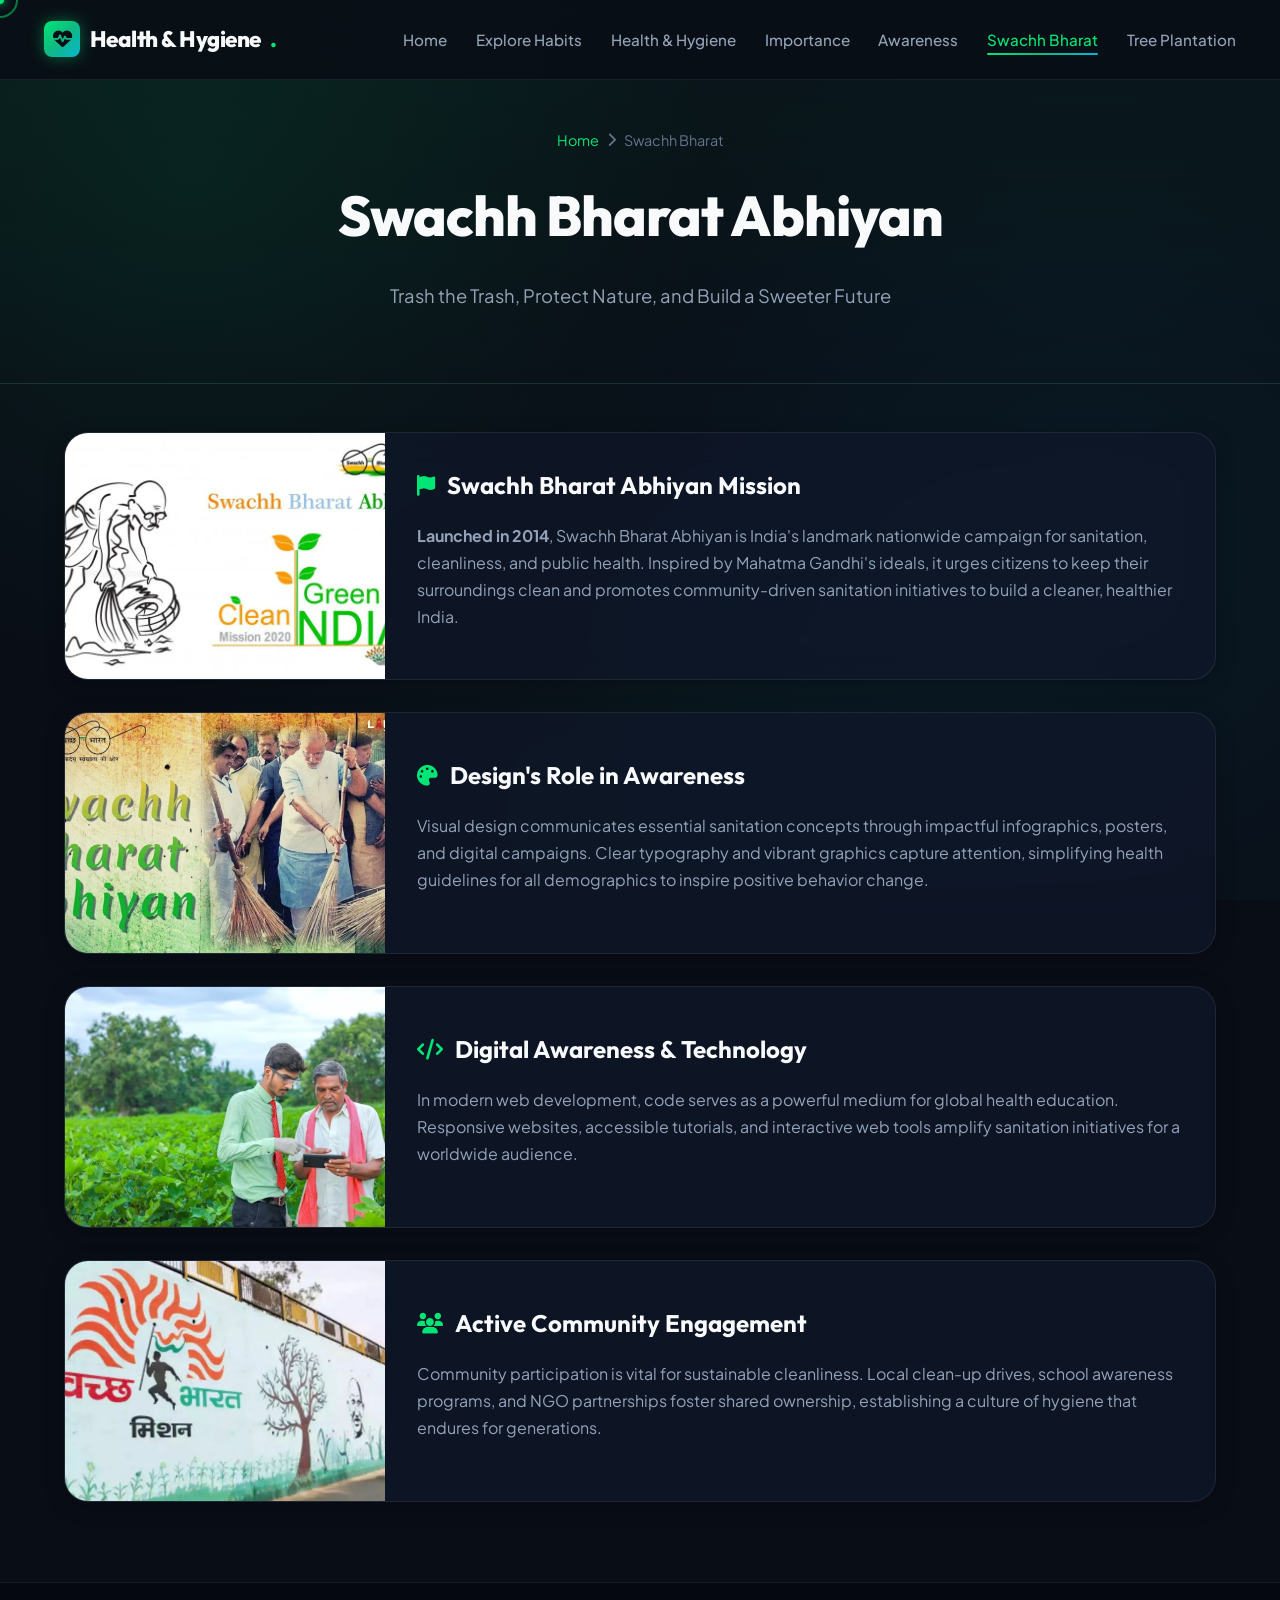
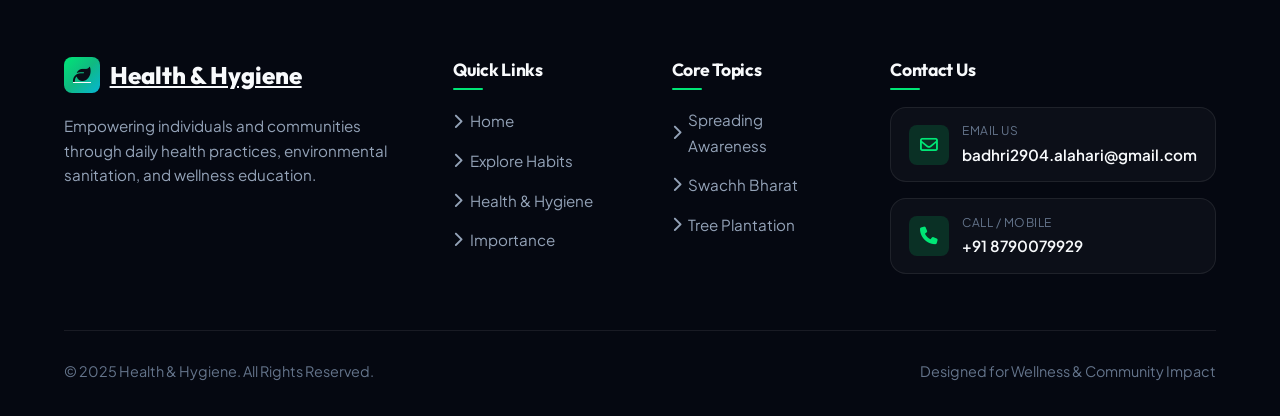
<file: index4.html>
<!DOCTYPE html>
<html lang="en">

<head>
    <meta charset="UTF-8">
    <meta name="viewport" content="width=device-width, initial-scale=1.0">
    <title>Swachh Bharat Abhiyan | Health & Hygiene</title>
    <link rel="stylesheet" href="main.css">
    <link rel="stylesheet" href="https://cdnjs.cloudflare.com/ajax/libs/font-awesome/6.5.2/css/all.min.css">
</head>

<body>

    <div class="cursor-dot"></div>
    <div class="cursor-outline"></div>
    <div class="progress-bar"></div>

    <!-- Navigation Bar -->
    <nav class="navbar">
        <div class="nav-container">
            <a href="index.html" class="nav-logo">
                <div class="logo-icon"><i class="fa-solid fa-heart-pulse"></i></div>
                Health & Hygiene<span>.</span>
            </a>
            <button class="nav-toggle" aria-label="Toggle navigation">
                <i class="fa-solid fa-bars"></i>
            </button>
            <ul class="nav-menu">
                <li><a href="index.html" class="nav-link">Home</a></li>
                <li><a href="index2.html" class="nav-link">Explore Habits</a></li>
                <li><a href="index1.html" class="nav-link">Health & Hygiene</a></li>
                <li><a href="index2-1.html" class="nav-link">Importance</a></li>
                <li><a href="index3.html" class="nav-link">Awareness</a></li>
                <li><a href="index4.html" class="nav-link active">Swachh Bharat</a></li>
                <li><a href="index5.html" class="nav-link">Tree Plantation</a></li>
            </ul>
        </div>
    </nav>

    <!-- Page Header -->
    <header class="page-hero">
        <div class="container">
            <div class="breadcrumb-nav">
                <a href="index.html">Home</a> <i class="fa-solid fa-chevron-right"></i> <span>Swachh Bharat</span>
            </div>
            <h1 style="margin-top: 1rem;">Swachh Bharat Abhiyan</h1>
            <p>Trash the Trash, Protect Nature, and Build a Sweeter Future</p>
        </div>
    </header>

    <main class="container">
        <div class="detail-grid">

            <div class="detail-card">
                <div class="detail-image-box">
                    <img src="sb11.webp" alt="Swachh Bharat Abhiyan Mission">
                </div>
                <div class="detail-card-content">
                    <h3><i class="fa-solid fa-flag"></i> Swachh Bharat Abhiyan Mission</h3>
                    <p><strong>Launched in 2014</strong>, Swachh Bharat Abhiyan is India's landmark nationwide campaign for sanitation, cleanliness, and public health. Inspired by Mahatma Gandhi's ideals, it urges citizens to keep their surroundings clean and promotes community-driven sanitation initiatives to build a cleaner, healthier India.</p>
                </div>
            </div>

            <div class="detail-card">
                <div class="detail-image-box">
                    <img src="sb2.webp" alt="Design's Role in Public Awareness">
                </div>
                <div class="detail-card-content">
                    <h3><i class="fa-solid fa-palette"></i> Design's Role in Awareness</h3>
                    <p>Visual design communicates essential sanitation concepts through impactful infographics, posters, and digital campaigns. Clear typography and vibrant graphics capture attention, simplifying health guidelines for all demographics to inspire positive behavior change.</p>
                </div>
            </div>

            <div class="detail-card">
                <div class="detail-image-box">
                    <img src="sb33.avif" alt="Digital Awareness via Technology">
                </div>
                <div class="detail-card-content">
                    <h3><i class="fa-solid fa-code"></i> Digital Awareness & Technology</h3>
                    <p>In modern web development, code serves as a powerful medium for global health education. Responsive websites, accessible tutorials, and interactive web tools amplify sanitation initiatives for a worldwide audience.</p>
                </div>
            </div>

            <div class="detail-card">
                <div class="detail-image-box">
                    <img src="sb4.avif" alt="Community Clean-up Drive">
                </div>
                <div class="detail-card-content">
                    <h3><i class="fa-solid fa-users"></i> Active Community Engagement</h3>
                    <p>Community participation is vital for sustainable cleanliness. Local clean-up drives, school awareness programs, and NGO partnerships foster shared ownership, establishing a culture of hygiene that endures for generations.</p>
                </div>
            </div>

        </div>
    </main>

    <!-- Master Footer -->
    <footer class="site-footer">
        <div class="container">
            <div class="footer-grid">
                <div class="footer-brand">
                    <a href="index.html" class="brand-logo">
                        <div class="logo-icon"><i class="fa-solid fa-leaf"></i></div>
                        Health & Hygiene
                    </a>
                    <p>Empowering individuals and communities through daily health practices, environmental sanitation, and wellness education.</p>
                </div>

                <div class="footer-column">
                    <h4>Quick Links</h4>
                    <ul class="footer-links">
                        <li><a href="index.html"><i class="fa-solid fa-chevron-right"></i> Home</a></li>
                        <li><a href="index2.html"><i class="fa-solid fa-chevron-right"></i> Explore Habits</a></li>
                        <li><a href="index1.html"><i class="fa-solid fa-chevron-right"></i> Health & Hygiene</a></li>
                        <li><a href="index2-1.html"><i class="fa-solid fa-chevron-right"></i> Importance</a></li>
                    </ul>
                </div>

                <div class="footer-column">
                    <h4>Core Topics</h4>
                    <ul class="footer-links">
                        <li><a href="index3.html"><i class="fa-solid fa-chevron-right"></i> Spreading Awareness</a></li>
                        <li><a href="index4.html"><i class="fa-solid fa-chevron-right"></i> Swachh Bharat</a></li>
                        <li><a href="index5.html"><i class="fa-solid fa-chevron-right"></i> Tree Plantation</a></li>
                    </ul>
                </div>

                <div class="footer-column">
                    <h4>Contact Us</h4>
                    <div class="contact-badge-list">
                        <a href="mailto:badhri2904.alahari@gmail.com" class="contact-badge">
                            <div class="icon-box"><i class="fa-regular fa-envelope"></i></div>
                            <div class="info-text">
                                <span class="info-label">Email Us</span>
                                <span class="info-value">badhri2904.alahari@gmail.com</span>
                            </div>
                        </a>
                        <a href="tel:+918790079929" class="contact-badge">
                            <div class="icon-box"><i class="fa-solid fa-phone"></i></div>
                            <div class="info-text">
                                <span class="info-label">Call / Mobile</span>
                                <span class="info-value">+91 8790079929</span>
                            </div>
                        </a>
                    </div>
                </div>
            </div>

            <div class="footer-bottom">
                <p>&copy; 2025 Health & Hygiene. All Rights Reserved.</p>
                <p>Designed for Wellness & Community Impact</p>
            </div>
        </div>
    </footer>

    <script src="script.js"></script>
</body>

</html>
</file>
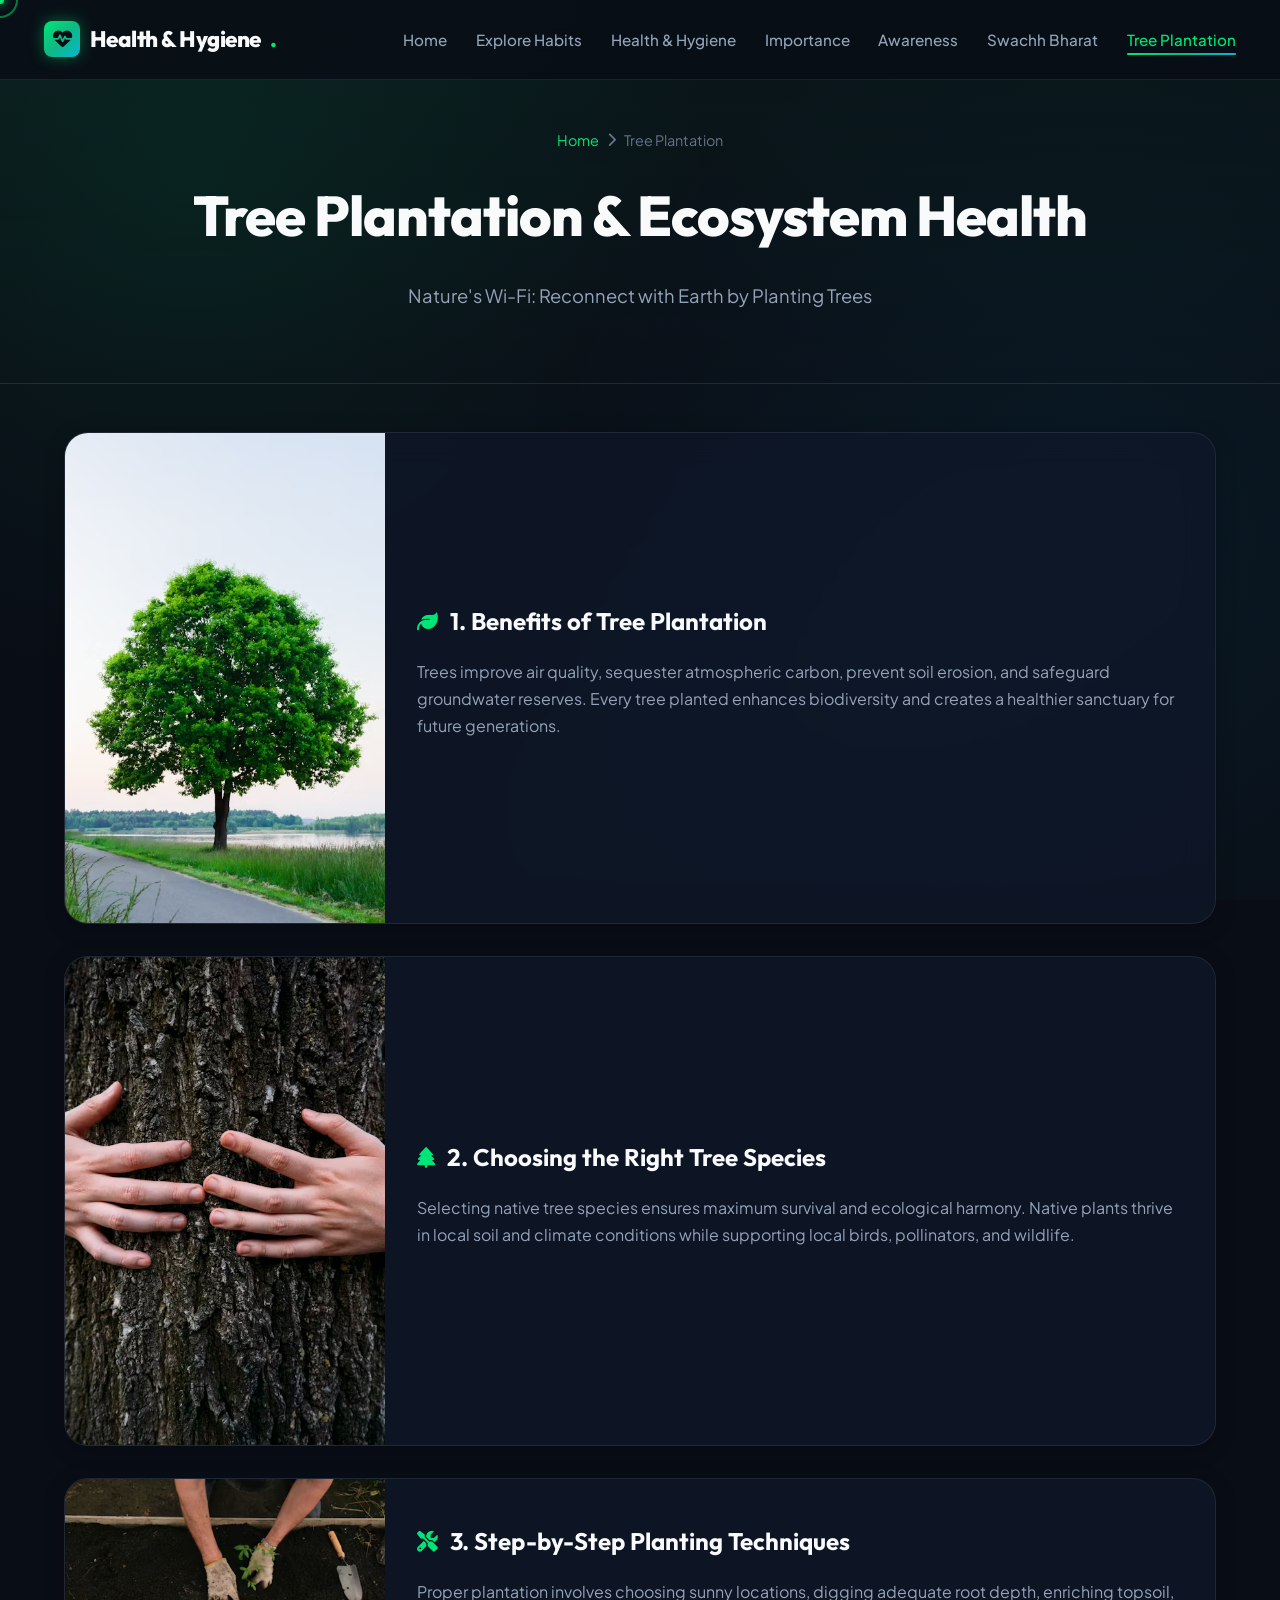
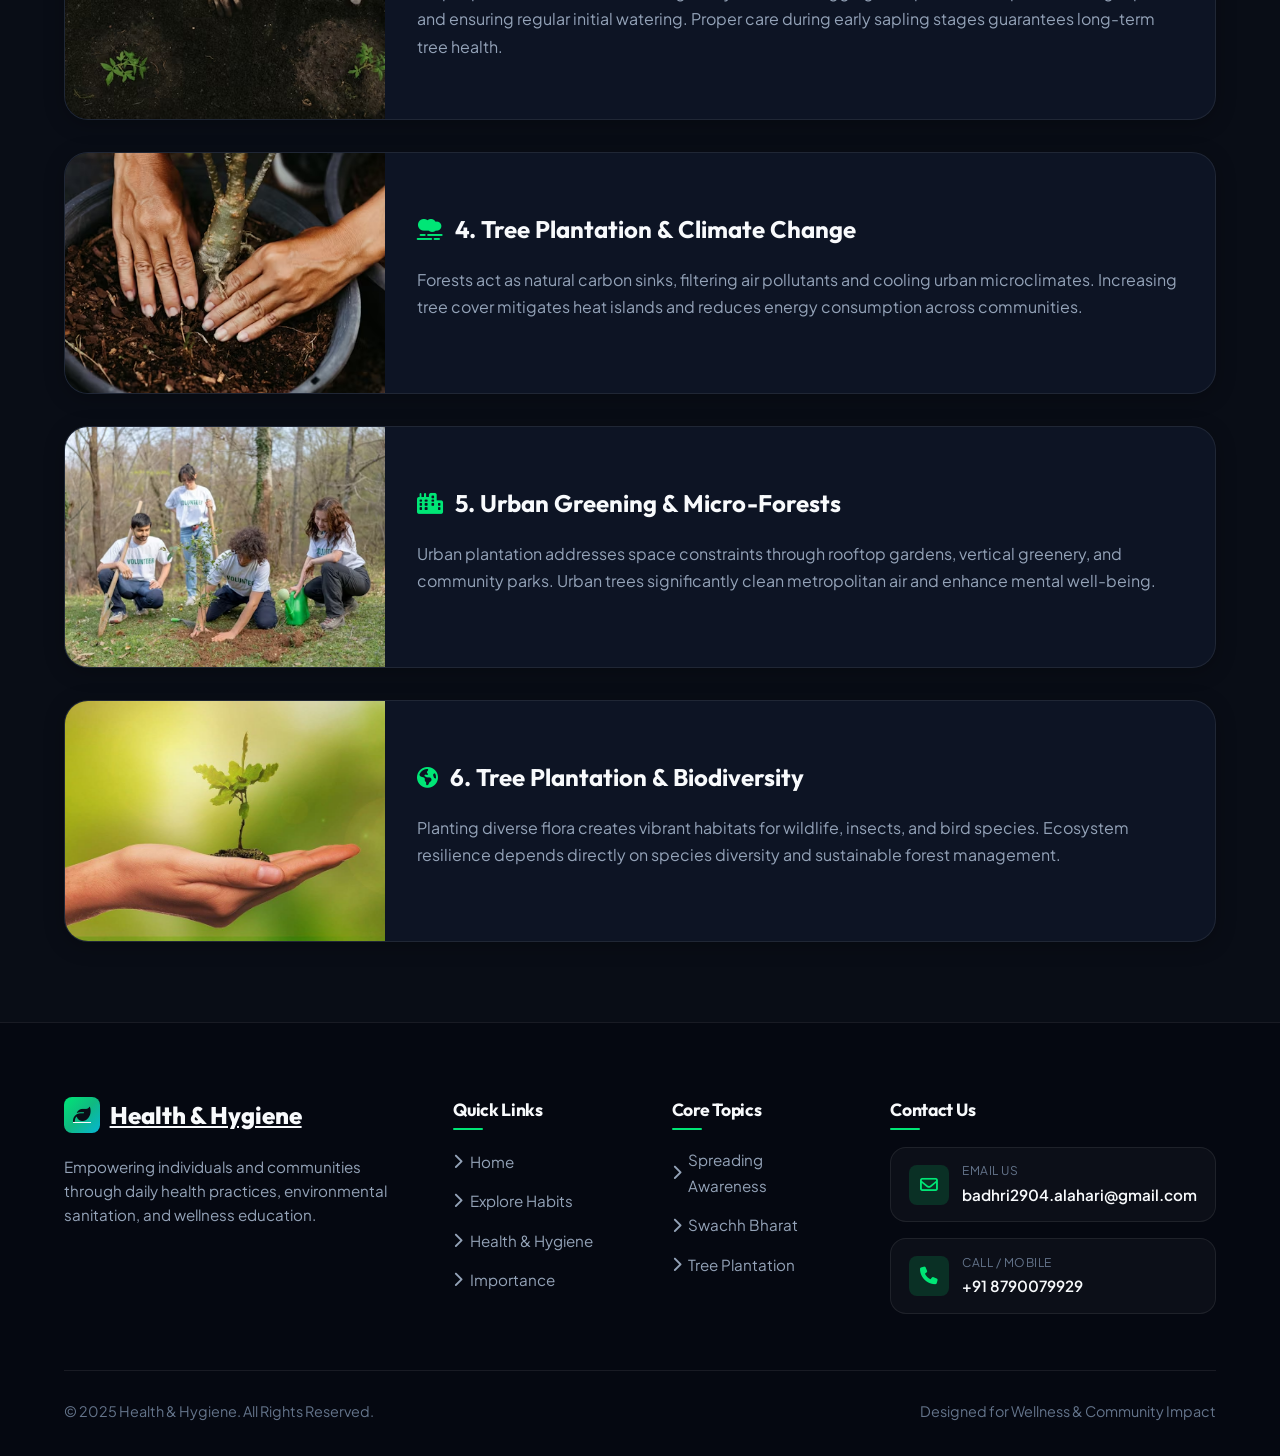
<file: index5.html>
<!DOCTYPE html>
<html lang="en">

<head>
    <meta charset="UTF-8">
    <meta name="viewport" content="width=device-width, initial-scale=1.0">
    <title>Tree Plantation | Health & Hygiene</title>
    <link rel="stylesheet" href="main.css">
    <link rel="stylesheet" href="https://cdnjs.cloudflare.com/ajax/libs/font-awesome/6.5.2/css/all.min.css">
</head>

<body>

    <div class="cursor-dot"></div>
    <div class="cursor-outline"></div>
    <div class="progress-bar"></div>

    <!-- Navigation Bar -->
    <nav class="navbar">
        <div class="nav-container">
            <a href="index.html" class="nav-logo">
                <div class="logo-icon"><i class="fa-solid fa-heart-pulse"></i></div>
                Health & Hygiene<span>.</span>
            </a>
            <button class="nav-toggle" aria-label="Toggle navigation">
                <i class="fa-solid fa-bars"></i>
            </button>
            <ul class="nav-menu">
                <li><a href="index.html" class="nav-link">Home</a></li>
                <li><a href="index2.html" class="nav-link">Explore Habits</a></li>
                <li><a href="index1.html" class="nav-link">Health & Hygiene</a></li>
                <li><a href="index2-1.html" class="nav-link">Importance</a></li>
                <li><a href="index3.html" class="nav-link">Awareness</a></li>
                <li><a href="index4.html" class="nav-link">Swachh Bharat</a></li>
                <li><a href="index5.html" class="nav-link active">Tree Plantation</a></li>
            </ul>
        </div>
    </nav>

    <!-- Page Header -->
    <header class="page-hero">
        <div class="container">
            <div class="breadcrumb-nav">
                <a href="index.html">Home</a> <i class="fa-solid fa-chevron-right"></i> <span>Tree Plantation</span>
            </div>
            <h1 style="margin-top: 1rem;">Tree Plantation & Ecosystem Health</h1>
            <p>Nature's Wi-Fi: Reconnect with Earth by Planting Trees</p>
        </div>
    </header>

    <main class="container">
        <div class="detail-grid">

            <div class="detail-card">
                <div class="detail-image-box">
                    <img src="tree 1.avif" alt="Lush green forest">
                </div>
                <div class="detail-card-content">
                    <h3><i class="fa-solid fa-leaf"></i> 1. Benefits of Tree Plantation</h3>
                    <p>Trees improve air quality, sequester atmospheric carbon, prevent soil erosion, and safeguard groundwater reserves. Every tree planted enhances biodiversity and creates a healthier sanctuary for future generations.</p>
                </div>
            </div>

            <div class="detail-card">
                <div class="detail-image-box">
                    <img src="tree2.avif" alt="Different saplings">
                </div>
                <div class="detail-card-content">
                    <h3><i class="fa-solid fa-tree"></i> 2. Choosing the Right Tree Species</h3>
                    <p>Selecting native tree species ensures maximum survival and ecological harmony. Native plants thrive in local soil and climate conditions while supporting local birds, pollinators, and wildlife.</p>
                </div>
            </div>

            <div class="detail-card">
                <div class="detail-image-box">
                    <img src="plantation.avif" alt="Hands planting sapling">
                </div>
                <div class="detail-card-content">
                    <h3><i class="fa-solid fa-screwdriver-wrench"></i> 3. Step-by-Step Planting Techniques</h3>
                    <p>Proper plantation involves choosing sunny locations, digging adequate root depth, enriching topsoil, and ensuring regular initial watering. Proper care during early sapling stages guarantees long-term tree health.</p>
                </div>
            </div>

            <div class="detail-card">
                <div class="detail-image-box">
                    <img src="tree12.avif" alt="Green trees reducing pollution">
                </div>
                <div class="detail-card-content">
                    <h3><i class="fa-solid fa-smog"></i> 4. Tree Plantation & Climate Change</h3>
                    <p>Forests act as natural carbon sinks, filtering air pollutants and cooling urban microclimates. Increasing tree cover mitigates heat islands and reduces energy consumption across communities.</p>
                </div>
            </div>

            <div class="detail-card">
                <div class="detail-image-box">
                    <img src="urban.avif" alt="Urban tree canopy">
                </div>
                <div class="detail-card-content">
                    <h3><i class="fa-solid fa-city"></i> 5. Urban Greening & Micro-Forests</h3>
                    <p>Urban plantation addresses space constraints through rooftop gardens, vertical greenery, and community parks. Urban trees significantly clean metropolitan air and enhance mental well-being.</p>
                </div>
            </div>

            <div class="detail-card">
                <div class="detail-image-box">
                    <img src="biodiversity.jpg" alt="Rich forest biodiversity">
                </div>
                <div class="detail-card-content">
                    <h3><i class="fa-solid fa-earth-americas"></i> 6. Tree Plantation & Biodiversity</h3>
                    <p>Planting diverse flora creates vibrant habitats for wildlife, insects, and bird species. Ecosystem resilience depends directly on species diversity and sustainable forest management.</p>
                </div>
            </div>

        </div>
    </main>

    <!-- Master Footer -->
    <footer class="site-footer">
        <div class="container">
            <div class="footer-grid">
                <div class="footer-brand">
                    <a href="index.html" class="brand-logo">
                        <div class="logo-icon"><i class="fa-solid fa-leaf"></i></div>
                        Health & Hygiene
                    </a>
                    <p>Empowering individuals and communities through daily health practices, environmental sanitation, and wellness education.</p>
                </div>

                <div class="footer-column">
                    <h4>Quick Links</h4>
                    <ul class="footer-links">
                        <li><a href="index.html"><i class="fa-solid fa-chevron-right"></i> Home</a></li>
                        <li><a href="index2.html"><i class="fa-solid fa-chevron-right"></i> Explore Habits</a></li>
                        <li><a href="index1.html"><i class="fa-solid fa-chevron-right"></i> Health & Hygiene</a></li>
                        <li><a href="index2-1.html"><i class="fa-solid fa-chevron-right"></i> Importance</a></li>
                    </ul>
                </div>

                <div class="footer-column">
                    <h4>Core Topics</h4>
                    <ul class="footer-links">
                        <li><a href="index3.html"><i class="fa-solid fa-chevron-right"></i> Spreading Awareness</a></li>
                        <li><a href="index4.html"><i class="fa-solid fa-chevron-right"></i> Swachh Bharat</a></li>
                        <li><a href="index5.html"><i class="fa-solid fa-chevron-right"></i> Tree Plantation</a></li>
                    </ul>
                </div>

                <div class="footer-column">
                    <h4>Contact Us</h4>
                    <div class="contact-badge-list">
                        <a href="mailto:badhri2904.alahari@gmail.com" class="contact-badge">
                            <div class="icon-box"><i class="fa-regular fa-envelope"></i></div>
                            <div class="info-text">
                                <span class="info-label">Email Us</span>
                                <span class="info-value">badhri2904.alahari@gmail.com</span>
                            </div>
                        </a>
                        <a href="tel:+918790079929" class="contact-badge">
                            <div class="icon-box"><i class="fa-solid fa-phone"></i></div>
                            <div class="info-text">
                                <span class="info-label">Call / Mobile</span>
                                <span class="info-value">+91 8790079929</span>
                            </div>
                        </a>
                    </div>
                </div>
            </div>

            <div class="footer-bottom">
                <p>&copy; 2025 Health & Hygiene. All Rights Reserved.</p>
                <p>Designed for Wellness & Community Impact</p>
            </div>
        </div>
    </footer>

    <script src="script.js"></script>
</body>

</html>
</file>
<file: main.css>
/* ==========================================
   HEALTH & HYGIENE - MASTER CSS DESIGN SYSTEM
   Theme: Ultra-Modern Glassmorphism Dark & Emerald
   ========================================== */

@import url('https://fonts.googleapis.com/css2?family=Outfit:wght@300;400;500;600;700;800&family=Plus+Jakarta+Sans:wght@300;400;500;600;700;800&display=swap');

:root {
    /* Color Palette */
    --bg-dark: #090d16;
    --bg-card: rgba(15, 23, 42, 0.75);
    --bg-card-hover: rgba(30, 41, 59, 0.85);
    --border-color: rgba(255, 255, 255, 0.08);
    --border-glow: rgba(0, 230, 118, 0.3);

    --primary: #00e676;
    --primary-dark: #00b0ff;
    --accent-teal: #06b6d4;
    --accent-mint: #10b981;
    --accent-coral: #ff6b6b;
    --accent-gold: #fbbf24;

    --gradient-primary: linear-gradient(135deg, #00e676 0%, #10b981 50%, #06b6d4 100%);
    --gradient-text: linear-gradient(135deg, #ffffff 0%, #cbd5e1 50%, #00e676 100%);
    --gradient-hero: linear-gradient(135deg, rgba(0, 230, 118, 0.15) 0%, rgba(6, 182, 212, 0.1) 50%, rgba(9, 13, 22, 0.95) 100%);
    --gradient-card: linear-gradient(145deg, rgba(30, 41, 59, 0.7), rgba(15, 23, 42, 0.8));

    --text-main: #f8fafc;
    --text-muted: #94a3b8;
    --text-dim: #64748b;

    --shadow-sm: 0 4px 20px rgba(0, 0, 0, 0.25);
    --shadow-lg: 0 20px 40px rgba(0, 0, 0, 0.4), 0 0 30px rgba(0, 230, 118, 0.1);
    --shadow-glow: 0 0 25px rgba(0, 230, 118, 0.25);

    --radius-sm: 8px;
    --radius-md: 16px;
    --radius-lg: 24px;
    --radius-full: 9999px;

    --font-heading: 'Outfit', sans-serif;
    --font-body: 'Plus Jakarta Sans', sans-serif;

    --navbar-height: 80px;
}

/* Reset & Base */
*, *::before, *::after {
    margin: 0;
    padding: 0;
    box-sizing: border-box;
}

html {
    scroll-behavior: smooth;
    font-size: 16px;
}

body {
    font-family: var(--font-body);
    background-color: var(--bg-dark);
    color: var(--text-main);
    line-height: 1.7;
    overflow-x: hidden;
    min-height: 100vh;
    background-image: 
        radial-gradient(circle at 15% 20%, rgba(0, 230, 118, 0.08) 0%, transparent 40%),
        radial-gradient(circle at 85% 60%, rgba(6, 182, 212, 0.08) 0%, transparent 45%),
        radial-gradient(circle at 50% 90%, rgba(16, 185, 129, 0.05) 0%, transparent 50%);
    background-attachment: fixed;
    cursor: none;
}

/* Custom Scrollbar */
::-webkit-scrollbar {
    width: 8px;
}
::-webkit-scrollbar-track {
    background: var(--bg-dark);
}
::-webkit-scrollbar-thumb {
    background: rgba(0, 230, 118, 0.3);
    border-radius: 4px;
}
::-webkit-scrollbar-thumb:hover {
    background: var(--primary);
}

/* Custom Pointer Cursor */
.cursor-dot,
.cursor-outline {
    position: fixed;
    top: 0;
    left: 0;
    transform: translate(-50%, -50%);
    border-radius: 50%;
    z-index: 99999;
    pointer-events: none;
}

.cursor-dot {
    width: 8px;
    height: 8px;
    background-color: var(--primary);
    box-shadow: 0 0 10px var(--primary);
}

.cursor-outline {
    width: 36px;
    height: 36px;
    border: 2px solid rgba(0, 230, 118, 0.5);
    transition: transform 0.15s ease-out, border-color 0.2s ease, width 0.2s ease, height 0.2s ease;
}

.cursor-grow {
    transform: translate(-50%, -50%) scale(1.6);
    border-color: var(--accent-teal);
    background-color: rgba(6, 182, 212, 0.1);
}

/* Scroll Progress Bar */
.progress-bar {
    position: fixed;
    top: 0;
    left: 0;
    width: 0%;
    height: 4px;
    z-index: 10001;
    background: var(--gradient-primary);
    box-shadow: 0 0 10px var(--primary);
    transition: width 0.1s linear;
}

/* Container */
.container {
    max-width: 1200px;
    margin: 0 auto;
    padding: 0 1.5rem;
}

/* --- Sticky Modern Navbar --- */
.navbar {
    position: fixed;
    top: 0;
    left: 0;
    width: 100%;
    height: var(--navbar-height);
    z-index: 10000;
    background: rgba(9, 13, 22, 0.85);
    backdrop-filter: blur(16px);
    -webkit-backdrop-filter: blur(16px);
    border-bottom: 1px solid var(--border-color);
    transition: all 0.3s ease;
}

.navbar .nav-container {
    display: flex;
    align-items: center;
    justify-content: space-between;
    height: 100%;
    max-width: 1240px;
    margin: 0 auto;
    padding: 0 1.5rem;
}

.nav-logo {
    display: flex;
    align-items: center;
    gap: 0.6rem;
    text-decoration: none;
    font-family: var(--font-heading);
    font-size: 1.4rem;
    font-weight: 800;
    color: var(--text-main);
    letter-spacing: -0.5px;
}

.nav-logo .logo-icon {
    width: 36px;
    height: 36px;
    background: var(--gradient-primary);
    border-radius: var(--radius-sm);
    display: flex;
    align-items: center;
    justify-content: center;
    color: #090d16;
    font-size: 1.2rem;
    box-shadow: 0 0 15px rgba(0, 230, 118, 0.4);
}

.nav-logo span {
    color: var(--primary);
}

.nav-menu {
    display: flex;
    align-items: center;
    gap: 1.8rem;
    list-style: none;
}

.nav-link {
    text-decoration: none;
    color: var(--text-muted);
    font-weight: 500;
    font-size: 0.95rem;
    transition: all 0.25s ease;
    position: relative;
    padding: 0.4rem 0;
}

.nav-link:hover,
.nav-link.active {
    color: var(--primary);
}

.nav-link::after {
    content: '';
    position: absolute;
    bottom: 0;
    left: 0;
    width: 0%;
    height: 2px;
    background: var(--gradient-primary);
    transition: width 0.3s ease;
    border-radius: 2px;
}

.nav-link:hover::after,
.nav-link.active::after {
    width: 100%;
}

.nav-cta {
    background: var(--gradient-primary);
    color: #090d16 !important;
    padding: 0.6rem 1.4rem;
    border-radius: var(--radius-full);
    font-weight: 700 !important;
    box-shadow: 0 4px 15px rgba(0, 230, 118, 0.3);
}

.nav-cta::after {
    display: none !important;
}

.nav-cta:hover {
    transform: translateY(-2px);
    box-shadow: 0 6px 20px rgba(0, 230, 118, 0.5);
}

/* Mobile Nav Toggle */
.nav-toggle {
    display: none;
    background: transparent;
    border: none;
    color: var(--text-main);
    font-size: 1.5rem;
    cursor: pointer;
}

/* --- Hero Section --- */
.hero {
    min-height: 100vh;
    padding-top: calc(var(--navbar-height) + 2rem);
    display: flex;
    align-items: center;
    justify-content: center;
    position: relative;
    overflow: hidden;
}

.hero-bg-glow {
    position: absolute;
    width: 600px;
    height: 600px;
    background: radial-gradient(circle, rgba(0, 230, 118, 0.18) 0%, rgba(6, 182, 212, 0.05) 50%, transparent 70%);
    top: 50%;
    left: 50%;
    transform: translate(-50%, -50%);
    filter: blur(50px);
    z-index: 0;
    pointer-events: none;
}

.hero-content {
    position: relative;
    z-index: 1;
    text-align: center;
    max-width: 850px;
    margin: 0 auto;
    padding: 2rem 1.5rem;
}

.hero-badge {
    display: inline-flex;
    align-items: center;
    gap: 0.5rem;
    background: rgba(0, 230, 118, 0.1);
    border: 1px solid rgba(0, 230, 118, 0.25);
    color: var(--primary);
    padding: 0.4rem 1.2rem;
    border-radius: var(--radius-full);
    font-size: 0.85rem;
    font-weight: 600;
    letter-spacing: 0.5px;
    margin-bottom: 1.5rem;
    box-shadow: 0 0 15px rgba(0, 230, 118, 0.15);
}

.hero h1 {
    font-family: var(--font-heading);
    font-size: clamp(2.8rem, 6.5vw, 4.8rem);
    font-weight: 800;
    line-height: 1.1;
    letter-spacing: -1.5px;
    margin-bottom: 1.5rem;
}

.hero h1 .gradient-text {
    background: var(--gradient-primary);
    -webkit-background-clip: text;
    -webkit-text-fill-color: transparent;
}

.hero p {
    font-size: clamp(1.05rem, 2vw, 1.25rem);
    color: var(--text-muted);
    max-width: 650px;
    margin: 0 auto 2.5rem;
    font-weight: 400;
}

.hero-actions {
    display: flex;
    align-items: center;
    justify-content: center;
    gap: 1.2rem;
    flex-wrap: wrap;
}

/* CTA Buttons */
.cta-button {
    display: inline-flex;
    align-items: center;
    justify-content: center;
    gap: 0.6rem;
    background: var(--gradient-primary);
    color: #090d16;
    padding: 0.9rem 2.2rem;
    border-radius: var(--radius-full);
    text-decoration: none;
    font-weight: 700;
    font-size: 1.05rem;
    transition: all 0.3s ease;
    box-shadow: var(--shadow-glow);
    position: relative;
    overflow: hidden;
    border: none;
    cursor: pointer;
}

.cta-button:hover {
    transform: translateY(-4px) scale(1.02);
    box-shadow: 0 10px 30px rgba(0, 230, 118, 0.4);
}

.cta-button.secondary-btn {
    background: rgba(255, 255, 255, 0.05);
    color: var(--text-main);
    border: 1px solid var(--border-color);
    box-shadow: var(--shadow-sm);
}

.cta-button.secondary-btn:hover {
    background: rgba(255, 255, 255, 0.1);
    border-color: var(--primary);
    color: var(--primary);
}

/* Ripple Animation */
.ripple {
    position: absolute;
    border-radius: 50%;
    background-color: rgba(255, 255, 255, 0.4);
    transform: scale(0);
    animation: ripple 600ms linear;
    pointer-events: none;
}

@keyframes ripple {
    to {
        transform: scale(4);
        opacity: 0;
    }
}

/* --- Features Section (3D Glass Cards) --- */
.features-section {
    padding: 6rem 0;
    position: relative;
}

.section-header {
    text-align: center;
    max-width: 650px;
    margin: 0 auto 3.5rem;
}

.section-tag {
    color: var(--primary);
    font-weight: 700;
    font-size: 0.85rem;
    text-transform: uppercase;
    letter-spacing: 2px;
    margin-bottom: 0.5rem;
    display: block;
}

.section-title {
    font-family: var(--font-heading);
    font-size: clamp(2rem, 4vw, 2.8rem);
    font-weight: 800;
    color: var(--text-main);
    margin-bottom: 1rem;
    letter-spacing: -0.5px;
}

.features-grid {
    display: grid;
    grid-template-columns: repeat(auto-fit, minmax(320px, 1fr));
    gap: 2rem;
    perspective: 1000px;
}

.feature-card {
    background: var(--bg-card);
    border: 1px solid var(--border-color);
    border-radius: var(--radius-lg);
    padding: 2.5rem 2rem;
    backdrop-filter: blur(16px);
    -webkit-backdrop-filter: blur(16px);
    box-shadow: var(--shadow-sm);
    transition: all 0.4s cubic-bezier(0.175, 0.885, 0.32, 1.275);
    transform-style: preserve-3d;
    position: relative;
    overflow: hidden;
}

.feature-card::before {
    content: '';
    position: absolute;
    top: 0;
    left: 0;
    width: 100%;
    height: 4px;
    background: var(--gradient-primary);
    opacity: 0;
    transition: opacity 0.3s ease;
}

.feature-card:hover {
    background: var(--bg-card-hover);
    border-color: var(--border-glow);
    transform: translateY(-8px) rotateX(4deg) rotateY(-2deg);
    box-shadow: var(--shadow-lg);
}

.feature-card:hover::before {
    opacity: 1;
}

.feature-icon {
    width: 65px;
    height: 65px;
    background: rgba(0, 230, 118, 0.1);
    border: 1px solid rgba(0, 230, 118, 0.2);
    border-radius: var(--radius-md);
    display: flex;
    align-items: center;
    justify-content: center;
    font-size: 2rem;
    color: var(--primary);
    margin-bottom: 1.5rem;
    transition: transform 0.3s ease;
}

.feature-card:hover .feature-icon {
    transform: scale(1.1) rotate(5deg);
    background: var(--gradient-primary);
    color: #090d16;
}

.feature-card h3 {
    font-family: var(--font-heading);
    font-size: 1.4rem;
    font-weight: 700;
    color: var(--text-main);
    margin-bottom: 0.8rem;
}

.feature-card p {
    color: var(--text-muted);
    font-size: 0.98rem;
    line-height: 1.6;
}

/* --- Detail Pages Common Layout --- */
.page-hero {
    padding-top: calc(var(--navbar-height) + 3rem);
    padding-bottom: 3rem;
    text-align: center;
    background: linear-gradient(180deg, rgba(0, 230, 118, 0.05) 0%, transparent 100%);
    border-bottom: 1px solid var(--border-color);
    margin-bottom: 3rem;
}

.page-hero h1 {
    font-family: var(--font-heading);
    font-size: clamp(2.2rem, 5vw, 3.5rem);
    font-weight: 800;
    margin-bottom: 1rem;
    letter-spacing: -1px;
}

.page-hero p {
    font-size: 1.15rem;
    color: var(--text-muted);
    max-width: 700px;
    margin: 0 auto 1.5rem;
}

.breadcrumb-nav {
    display: flex;
    align-items: center;
    justify-content: center;
    gap: 0.5rem;
    font-size: 0.9rem;
    color: var(--text-dim);
}

.breadcrumb-nav a {
    color: var(--primary);
    text-decoration: none;
    transition: color 0.2s;
}

.breadcrumb-nav a:hover {
    text-decoration: underline;
}

/* Detail Page Cards */
.detail-grid {
    display: flex;
    flex-direction: column;
    gap: 2rem;
    margin-bottom: 4rem;
}

.detail-card {
    background: var(--bg-card);
    border: 1px solid var(--border-color);
    border-radius: var(--radius-lg);
    overflow: hidden;
    backdrop-filter: blur(16px);
    box-shadow: var(--shadow-sm);
    display: grid;
    grid-template-columns: 320px 1fr;
    transition: all 0.3s ease;
}

.detail-card:hover {
    border-color: var(--border-glow);
    box-shadow: var(--shadow-lg);
    transform: translateY(-4px);
}

.detail-image-box {
    position: relative;
    overflow: hidden;
    min-height: 240px;
}

.detail-image-box img {
    width: 100%;
    height: 100%;
    object-fit: cover;
    transition: transform 0.5s ease;
}

.detail-card:hover .detail-image-box img {
    transform: scale(1.08);
}

.detail-card-content {
    padding: 2rem;
    display: flex;
    flex-direction: column;
    justify-content: center;
}

.detail-card-content h3 {
    font-family: var(--font-heading);
    font-size: 1.5rem;
    font-weight: 700;
    color: var(--text-main);
    margin-bottom: 1rem;
    display: flex;
    align-items: center;
    gap: 0.75rem;
}

.detail-card-content h3 i {
    color: var(--primary);
    font-size: 1.3rem;
}

.detail-card-content p {
    color: var(--text-muted);
    font-size: 1rem;
    margin-bottom: 1rem;
}

.detail-card-content ul {
    list-style: none;
    display: grid;
    grid-template-columns: repeat(auto-fit, minmax(200px, 1fr));
    gap: 0.6rem;
}

.detail-card-content ul li {
    position: relative;
    padding-left: 1.5rem;
    color: var(--text-muted);
    font-size: 0.95rem;
}

.detail-card-content ul li::before {
    content: '✓';
    position: absolute;
    left: 0;
    color: var(--primary);
    font-weight: 800;
}

/* --- Master Modern Footer --- */
.site-footer {
    background: #050811;
    border-top: 1px solid var(--border-color);
    padding: 4.5rem 0 2rem;
    position: relative;
    z-index: 10;
    margin-top: 5rem;
}

.footer-grid {
    display: grid;
    grid-template-columns: 2fr 1fr 1fr 1.5fr;
    gap: 3rem;
    margin-bottom: 3.5rem;
}

.footer-brand .brand-logo {
    display: flex;
    align-items: center;
    gap: 0.6rem;
    font-family: var(--font-heading);
    font-size: 1.5rem;
    font-weight: 800;
    color: var(--text-main);
    margin-bottom: 1.2rem;
}

.footer-brand .brand-logo .logo-icon {
    width: 36px;
    height: 36px;
    background: var(--gradient-primary);
    border-radius: var(--radius-sm);
    display: flex;
    align-items: center;
    justify-content: center;
    color: #090d16;
    font-size: 1.1rem;
}

.footer-brand p {
    color: var(--text-muted);
    font-size: 0.95rem;
    line-height: 1.6;
    margin-bottom: 1.5rem;
    max-width: 340px;
}

.footer-column h4 {
    font-family: var(--font-heading);
    font-size: 1.1rem;
    font-weight: 700;
    color: var(--text-main);
    margin-bottom: 1.4rem;
    letter-spacing: -0.3px;
    position: relative;
}

.footer-column h4::after {
    content: '';
    position: absolute;
    bottom: -6px;
    left: 0;
    width: 30px;
    height: 2px;
    background: var(--primary);
    border-radius: 2px;
}

.footer-links {
    list-style: none;
    display: flex;
    flex-direction: column;
    gap: 0.75rem;
}

.footer-links a {
    text-decoration: none;
    color: var(--text-muted);
    font-size: 0.95rem;
    transition: all 0.25s ease;
    display: inline-flex;
    align-items: center;
    gap: 0.4rem;
}

.footer-links a:hover {
    color: var(--primary);
    transform: translateX(4px);
}

.contact-badge-list {
    display: flex;
    flex-direction: column;
    gap: 1rem;
}

.contact-badge {
    display: flex;
    align-items: center;
    gap: 0.85rem;
    background: rgba(255, 255, 255, 0.03);
    border: 1px solid var(--border-color);
    padding: 0.85rem 1.1rem;
    border-radius: var(--radius-md);
    text-decoration: none;
    color: var(--text-main);
    transition: all 0.3s ease;
}

.contact-badge:hover {
    background: rgba(0, 230, 118, 0.08);
    border-color: var(--primary);
    transform: translateY(-2px);
}

.contact-badge .icon-box {
    width: 40px;
    height: 40px;
    background: rgba(0, 230, 118, 0.15);
    border-radius: var(--radius-sm);
    display: flex;
    align-items: center;
    justify-content: center;
    color: var(--primary);
    font-size: 1.1rem;
}

.contact-badge .info-text {
    display: flex;
    flex-direction: column;
}

.contact-badge .info-label {
    font-size: 0.75rem;
    color: var(--text-dim);
    text-transform: uppercase;
    letter-spacing: 0.5px;
}

.contact-badge .info-value {
    font-size: 0.95rem;
    font-weight: 600;
    color: var(--text-main);
}

.footer-bottom {
    border-top: 1px solid var(--border-color);
    padding-top: 1.8rem;
    display: flex;
    align-items: center;
    justify-content: space-between;
    color: var(--text-dim);
    font-size: 0.9rem;
    flex-wrap: wrap;
    gap: 1rem;
}

.footer-bottom a {
    color: var(--text-muted);
    text-decoration: none;
}

.footer-bottom a:hover {
    color: var(--primary);
}

/* Animations */
.anim-load {
    opacity: 0;
    transform: translateY(30px);
    animation: fadeInSlideUp 0.8s ease-out forwards var(--delay, 0.2s);
}

@keyframes fadeInSlideUp {
    to {
        opacity: 1;
        transform: translateY(0);
    }
}

/* Media Queries */
@media (max-width: 992px) {
    .footer-grid {
        grid-template-columns: 1fr 1fr;
        gap: 2.5rem;
    }
    .detail-card {
        grid-template-columns: 1fr;
    }
    .detail-image-box {
        height: 240px;
    }
}

@media (max-width: 768px) {
    .nav-menu {
        position: fixed;
        top: var(--navbar-height);
        right: -100%;
        width: 100%;
        height: calc(100vh - var(--navbar-height));
        background: rgba(9, 13, 22, 0.98);
        backdrop-filter: blur(20px);
        flex-direction: column;
        justify-content: center;
        gap: 2rem;
        transition: right 0.4s ease;
    }
    .nav-menu.active {
        right: 0;
    }
    .nav-toggle {
        display: block;
    }
    .footer-grid {
        grid-template-columns: 1fr;
    }
    .hero h1 {
        font-size: 2.6rem;
    }
}
</file>
<file: index2.css>
/* ==========================================
   HEALTH & HYGIENE - GALLERY & HABITS STYLESHEET (index2.css)
   ========================================== */

@import url('main.css');

.gallery-page-header {
    padding-top: calc(var(--navbar-height) + 3rem);
    padding-bottom: 2rem;
    text-align: center;
}

.gallery-page-header h1 {
    font-family: var(--font-heading);
    font-size: clamp(2.2rem, 5vw, 3.8rem);
    font-weight: 800;
    margin-bottom: 1rem;
    letter-spacing: -1px;
}

.gallery-page-header p {
    color: var(--text-muted);
    font-size: 1.15rem;
    max-width: 650px;
    margin: 0 auto;
}

.scroller-wrapper {
    position: relative;
    margin: 2.5rem 0 5rem;
    padding: 1rem 0;
}

.image-scroller {
    display: flex;
    gap: 2rem;
    overflow-x: auto;
    scroll-behavior: smooth;
    padding: 1.5rem 0.5rem 2.5rem;
    scrollbar-width: none; /* Firefox */
}

.image-scroller::-webkit-scrollbar {
    display: none; /* Chrome/Safari */
}

.scroll-item {
    flex: 0 0 360px;
    background: var(--bg-card);
    border: 1px solid var(--border-color);
    border-radius: var(--radius-lg);
    overflow: hidden;
    backdrop-filter: blur(16px);
    -webkit-backdrop-filter: blur(16px);
    box-shadow: var(--shadow-sm);
    transition: all 0.4s cubic-bezier(0.175, 0.885, 0.32, 1.275);
    display: flex;
    flex-direction: column;
}

.scroll-item:hover {
    transform: translateY(-10px);
    border-color: var(--border-glow);
    box-shadow: var(--shadow-lg);
    background: var(--bg-card-hover);
}

.scroll-item .img-container {
    height: 220px;
    position: relative;
    overflow: hidden;
}

.scroll-item .img-container img {
    width: 100%;
    height: 100%;
    object-fit: cover;
    transition: transform 0.6s ease;
}

.scroll-item:hover .img-container img {
    transform: scale(1.1);
}

.scroll-item .item-content {
    padding: 1.8rem;
    display: flex;
    flex-direction: column;
    flex-grow: 1;
}

.scroll-item h3 {
    font-family: var(--font-heading);
    font-size: 1.4rem;
    font-weight: 700;
    color: var(--text-main);
    margin-bottom: 0.8rem;
}

.scroll-item p {
    color: var(--text-muted);
    font-size: 0.95rem;
    line-height: 1.6;
    margin-bottom: 1.5rem;
    flex-grow: 1;
}

.scroll-item .cta-button {
    align-self: flex-start;
    padding: 0.75rem 1.6rem;
    font-size: 0.95rem;
}

/* Nav Controls */
.scroller-nav-btn {
    position: absolute;
    top: 50%;
    transform: translateY(-50%);
    width: 52px;
    height: 52px;
    border-radius: 50%;
    background: rgba(15, 23, 42, 0.9);
    border: 1px solid var(--border-glow);
    color: var(--primary);
    font-size: 1.3rem;
    cursor: pointer;
    z-index: 20;
    display: flex;
    align-items: center;
    justify-content: center;
    box-shadow: 0 4px 20px rgba(0, 0, 0, 0.5);
    transition: all 0.3s ease;
}

.scroller-nav-btn:hover {
    background: var(--primary);
    color: #090d16;
    transform: translateY(-50%) scale(1.1);
    box-shadow: 0 0 20px rgba(0, 230, 118, 0.5);
}

.scroller-nav-btn.prev {
    left: -20px;
}

.scroller-nav-btn.next {
    right: -20px;
}

@media (max-width: 768px) {
    .scroll-item {
        flex: 0 0 300px;
    }
    .scroller-nav-btn.prev {
        left: 5px;
    }
    .scroller-nav-btn.next {
        right: 5px;
    }
}
</file>
